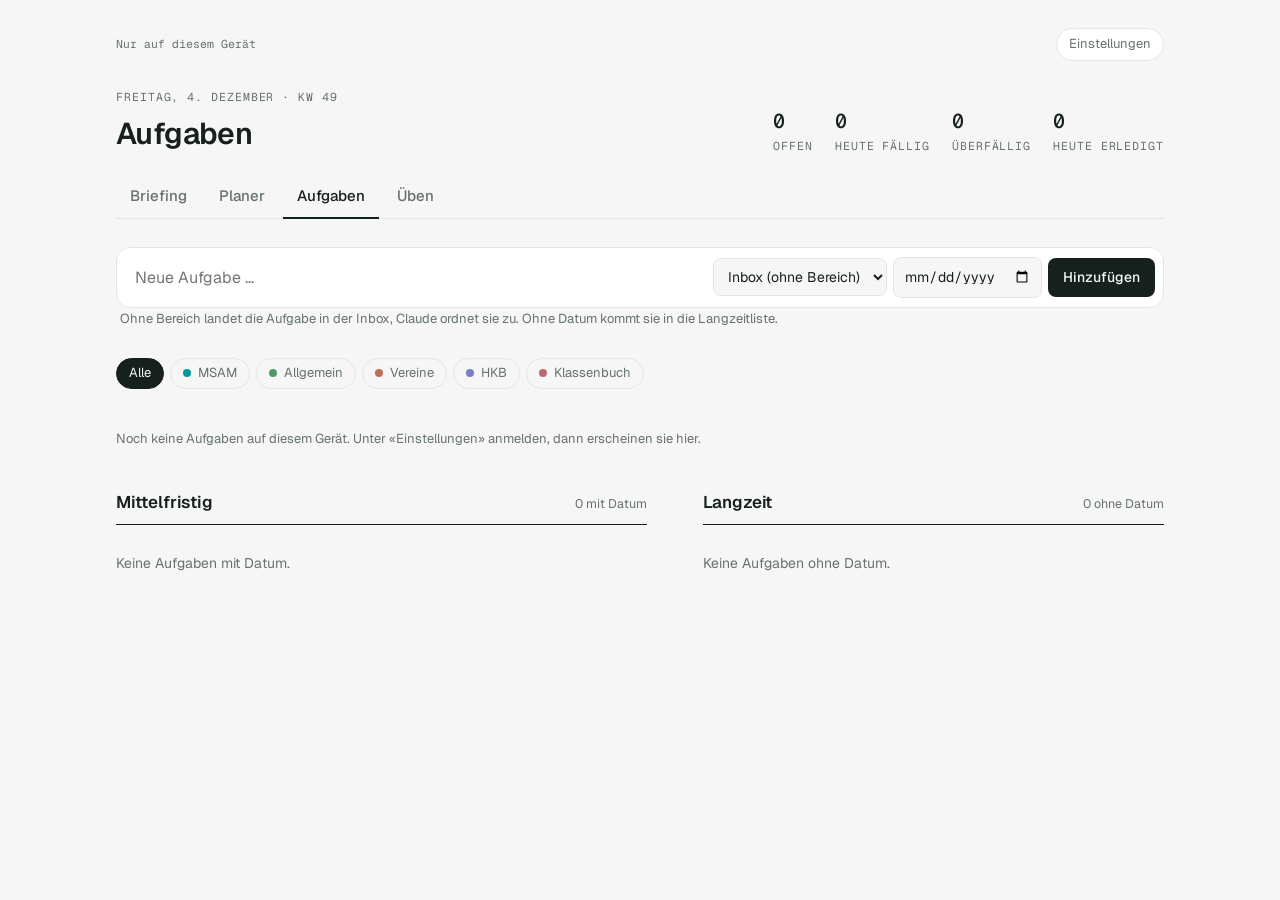
<file: index.html>
<!doctype html>
<html lang="de-CH">
<head>
<meta charset="utf-8">
<meta name="viewport" content="width=device-width,initial-scale=1,viewport-fit=cover">
<title>Zentrale</title>
<meta name="theme-color" content="#f5f6f5" media="(prefers-color-scheme: light)">
<meta name="theme-color" content="#101513" media="(prefers-color-scheme: dark)">
<meta name="apple-mobile-web-app-capable" content="yes">
<meta name="mobile-web-app-capable" content="yes">
<meta name="apple-mobile-web-app-title" content="Zentrale">
<meta name="apple-mobile-web-app-status-bar-style" content="default">
<link rel="manifest" href="manifest.webmanifest">
<link rel="apple-touch-icon" href="icons/icon-180.png">
<link rel="icon" href="icons/icon-192.png">
<link rel="preconnect" href="https://fonts.googleapis.com">
<link rel="preconnect" href="https://fonts.gstatic.com" crossorigin>
<link rel="stylesheet" href="https://fonts.googleapis.com/css2?family=Geist:wght@400;500;600&family=Geist+Mono:wght@400;500&display=swap">
<link rel="stylesheet" href="app.css">
</head>
<body>
<div class="wrap">
  <div class="topbar">
    <span class="syncline" id="sync">Wird geladen …</span>
    <div class="links">
      <button class="icon-btn" type="button" id="gear" aria-pressed="false" aria-controls="settings">Einstellungen</button>
    </div>
  </div>

  <header>
    <div>
      <div class="label" id="eyebrow">&nbsp;</div>
      <h1 id="title">Aufgaben</h1>
    </div>
    <div class="stats" id="stats" aria-live="polite"></div>
    <div class="stats" id="pstats" aria-live="polite" hidden></div>
  </header>

  <nav class="tabs" aria-label="Ansicht">
    <a class="tab" href="#briefing">Briefing</a>
    <a class="tab" href="#planer">Planer</a>
    <a class="tab" href="#aufgaben">Aufgaben</a>
    <a class="tab" href="#ueben">Üben</a>
  </nav>

  <section class="settings" id="settings" hidden aria-label="Einstellungen"></section>

  <div class="view" id="view-briefing" hidden><iframe class="frame" data-src="planer.html?v=brief" title="Morgenbriefing"></iframe></div>
  <div class="view" id="view-planer" hidden><iframe class="frame" data-src="planer.html?v=plan" title="Timeboxing-Planer"></iframe></div>

  <div class="view" id="view-tasks">
    <section aria-label="Neue Aufgabe">
      <form class="capture" id="capture" autocomplete="off">
        <input type="text" id="new-title" placeholder="Neue Aufgabe …" aria-label="Titel der neuen Aufgabe" enterkeyhint="done" required>
        <select id="new-area" aria-label="Bereich"></select>
        <input type="date" id="new-due" aria-label="Datum (optional)">
        <button class="btn" type="submit">Hinzufügen</button>
      </form>
      <div class="hint" id="hint">Ohne Bereich landet die Aufgabe in der Inbox, Claude ordnet sie zu. Ohne Datum kommt sie in die Langzeitliste.</div>
    </section>

    <nav class="filters" id="filters" aria-label="Nach Bereich filtern"></nav>
    <p class="status" id="status">Wird geladen …</p>

    <section class="inbox" id="inbox" hidden>
      <div class="col-head"><h2>Inbox</h2><span class="sub">Noch ohne Bereich · Claude sortiert beim nächsten Durchlauf</span></div>
      <div class="list" id="inbox-list"></div>
    </section>

    <div class="columns">
      <section aria-labelledby="mid-h">
        <div class="col-head"><h2 id="mid-h">Mittelfristig</h2><span class="sub" id="mid-count">mit Datum</span></div>
        <div id="mid"></div>
      </section>
      <section aria-labelledby="long-h">
        <div class="col-head"><h2 id="long-h">Langzeit</h2><span class="sub" id="long-count">ohne Datum</span></div>
        <div id="long"></div>
      </section>
    </div>

    <section id="done-wrap" hidden>
      <details class="done-today"><summary id="done-sum"></summary><div class="list" id="done-list"></div></details>
    </section>
  </div>

  <div class="view" id="view-ueben" hidden>
    <section class="timer" id="timer" aria-label="Übe-Timer"></section>
    <section class="today-plan" aria-label="Session-Vorschläge">
      <div>
        <div class="plan-head">
          <h2>Session-Vorschläge</h2>
        </div>
        <ol class="plan-list" id="plan"></ol>
        <div class="plan-total" id="plan-total"></div>
      </div>
      <div class="week">
        <div class="label">Diese Woche</div>
        <div class="bars" id="bars"></div>
        <div class="daylog" id="daylog" aria-live="polite"></div>
        <div class="pvereine" id="pvereine"></div>
      </div>
    </section>

    <section aria-label="Neues Stück">
      <form class="capture" id="padd" autocomplete="off">
        <input type="text" id="padd-title" placeholder="Neues Stück …" aria-label="Titel des Stücks" required>
        <select id="padd-area" aria-label="Bereich"></select>
        <input type="date" id="padd-date" aria-label="Bis wann geübt (optional)">
        <button class="btn" type="submit">Hinzufügen</button>
      </form>
      <div class="hint">Datum = bis wann das Stück sitzen muss (Konzert, Prüfung, Probe). Phase, Tempo und Baustellen ergänzt du per Tipp auf den Titel.</div>
    </section>

    <section aria-labelledby="rep-h">
      <div class="list-head">
        <h2 id="rep-h">Repertoire</h2>
        <div class="seg" id="psort" role="group" aria-label="Sortierung">
          <button type="button" data-sort="area">Nach Bereich</button>
          <button type="button" data-sort="date">Nach Termin</button>
        </div>
      </div>
      <div id="plist"></div>
      <details class="archive" id="parch-wrap" hidden><summary id="parch-sum"></summary><div id="parch"></div></details>
    </section>
  </div>
</div>
<input type="file" id="import-file" accept="application/json,.json" hidden>
<script src="sync.js"></script>
<script src="tasks.js"></script>
<script src="app.js"></script>
</body>
</html>
</file>
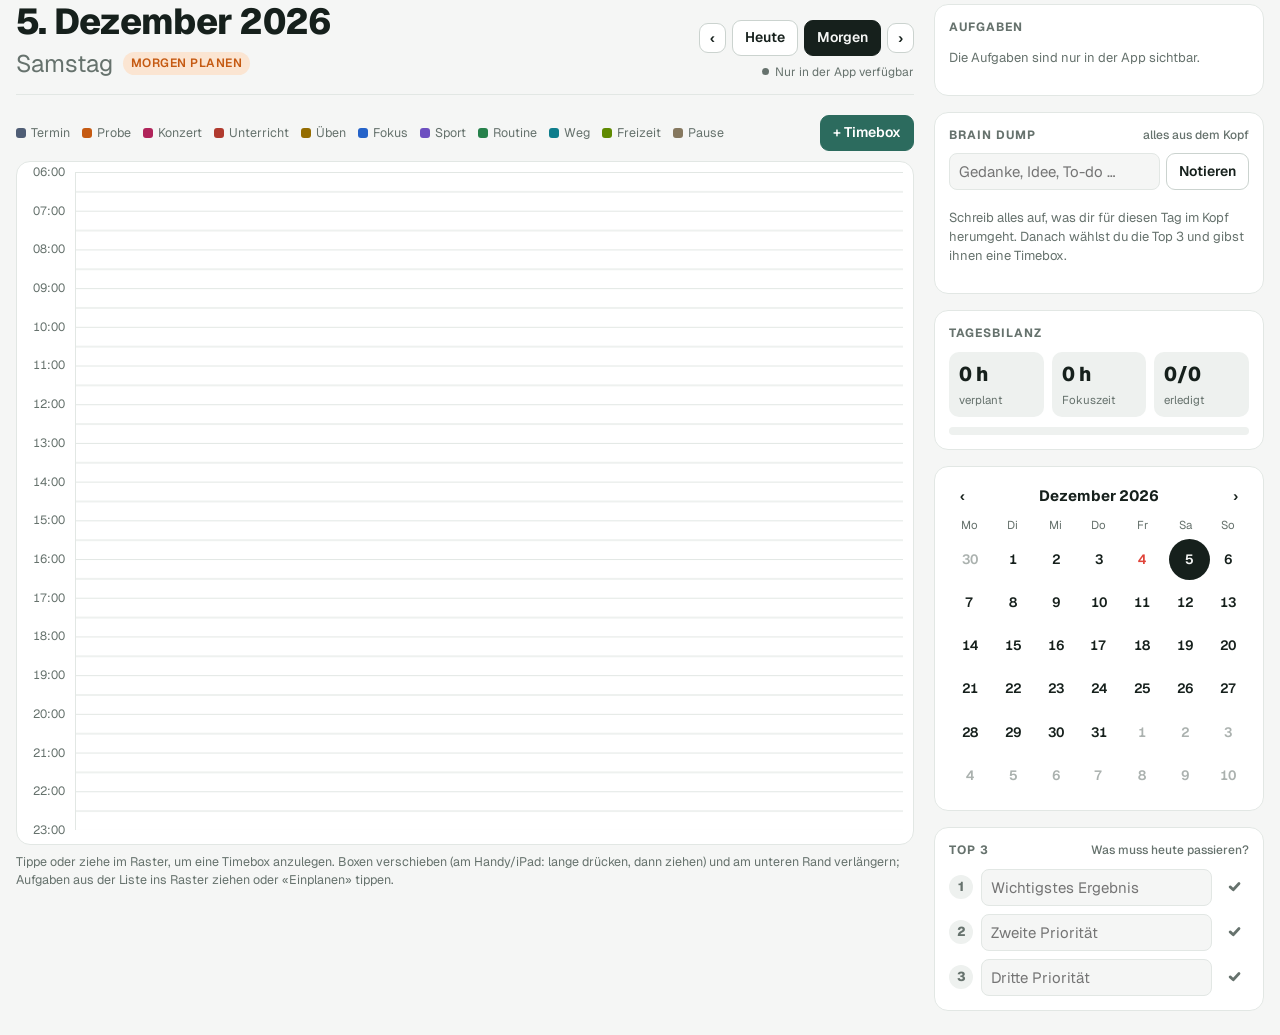
<file: planer.html>
<!doctype html><html lang="de-CH"><head><meta charset=utf8><meta name=viewport content="width=device-width,initial-scale=1,viewport-fit=cover"><style>:root{color-scheme:light;box-sizing:border-box;padding-top:env(safe-area-inset-top,0px);padding-bottom:env(safe-area-inset-bottom,0px)}html{scroll-padding-top:env(safe-area-inset-top,0px)}body{margin:0;padding:0;font:14px -apple-system,BlinkMacSystemFont,sans-serif;background:#fff;color:#000}img{max-width:100%}[hidden]:not([hidden=until-found i]){display:none!important}</style></head><body>
<title>Planer</title>
<meta name="claude:viewport-fit-sides" content="cover">
<link rel="stylesheet" href="https://fonts.googleapis.com/css2?family=Geist:wght@400;500;600;700;800&display=swap">
<style>
/* Layout: Kalender-Spalte (Tagesraster) links, Planungs-Spalte (Prioritäten, Aufgaben, Bilanz) rechts; mobil gestapelt */
:root{
  --bg:#f5f4f2; --panel:#ffffff; --panel-2:#efedea; --line:#e4e1dc; --line-strong:#cdc8c0;
  --fg:#1d1b18; --muted:#776f66; --accent:#d9661c; --accent-fg:#ffffff; --now:#e0443a; --ring:#2f6fd6;
  --k-termin:#c55a12; --k-termin-bg:#fbe5d2;
  --k-fokus:#2563c9;  --k-fokus-bg:#dde8fb;
  --k-admin:#6d4fc0;  --k-admin-bg:#e9e2f8;
  --k-routine:#26814b;--k-routine-bg:#d8efe0;
  --k-pause:#86785f;  --k-pause-bg:#eee7da;
  --k-weg:#0e7d8c;    --k-weg-bg:#d4edf0;
  --k-konzert:#b0245a;--k-konzert-bg:#f7dbe6;
  --k-ueben:#946c00;  --k-ueben-bg:#f6ebc6;
  --k-unterricht:#b03a2e;--k-unterricht-bg:#f8dcd8;
  --k-freizeit:#5f8a00;--k-freizeit-bg:#e6f2c8;
  --k-kalender:#4f5d75;--k-kalender-bg:#e3e7ee;
  --p1:#d1453b; --p2:#e08a1e; --p3:#3a78d6;
  --shadow:0 10px 40px rgba(30,20,10,.18);
  --f-ui:-apple-system,"SF Pro Text",BlinkMacSystemFont,"Figtree","Segoe UI",system-ui,sans-serif;
  --f-display:"Figtree",-apple-system,"SF Pro Display",system-ui,sans-serif;
}
@media (prefers-color-scheme: dark){:root:not([data-theme="light"]){
  --bg:#1b1918; --panel:#232120; --panel-2:#2c2927; --line:#34302e; --line-strong:#4a4441;
  --fg:#f3efea; --muted:#9d958c; --accent:#f08a3e; --accent-fg:#1b1918; --now:#ff5a4c; --ring:#7fb0ff;
  --k-termin:#f59e52; --k-termin-bg:#47301d;
  --k-fokus:#86b4ff;  --k-fokus-bg:#1f2e4a;
  --k-admin:#b9a2f7;  --k-admin-bg:#33294d;
  --k-routine:#74d39b;--k-routine-bg:#1c3727;
  --k-pause:#d2c4aa;  --k-pause-bg:#38322a;
  --k-weg:#5ccfdb;    --k-weg-bg:#163a3e;
  --k-konzert:#ff8db4;--k-konzert-bg:#4a1f31;
  --k-ueben:#f2c94c;  --k-ueben-bg:#3d3216;
  --k-unterricht:#ff8a7a;--k-unterricht-bg:#4a221d;
  --k-freizeit:#b8e05a;--k-freizeit-bg:#2f3a16;
  --k-kalender:#aebbd3;--k-kalender-bg:#2a3140;
  --p1:#ff6b60; --p2:#f5a742; --p3:#7fb0ff;
  --shadow:0 10px 40px rgba(0,0,0,.5);
  color-scheme:dark;
}}
:root[data-theme="dark"]{
  --bg:#1b1918; --panel:#232120; --panel-2:#2c2927; --line:#34302e; --line-strong:#4a4441;
  --fg:#f3efea; --muted:#9d958c; --accent:#f08a3e; --accent-fg:#1b1918; --now:#ff5a4c; --ring:#7fb0ff;
  --k-termin:#f59e52; --k-termin-bg:#47301d;
  --k-fokus:#86b4ff;  --k-fokus-bg:#1f2e4a;
  --k-admin:#b9a2f7;  --k-admin-bg:#33294d;
  --k-routine:#74d39b;--k-routine-bg:#1c3727;
  --k-pause:#d2c4aa;  --k-pause-bg:#38322a;
  --k-weg:#5ccfdb;    --k-weg-bg:#163a3e;
  --k-konzert:#ff8db4;--k-konzert-bg:#4a1f31;
  --k-ueben:#f2c94c;  --k-ueben-bg:#3d3216;
  --k-unterricht:#ff8a7a;--k-unterricht-bg:#4a221d;
  --k-freizeit:#b8e05a;--k-freizeit-bg:#2f3a16;
  --k-kalender:#aebbd3;--k-kalender-bg:#2a3140;
  --p1:#ff6b60; --p2:#f5a742; --p3:#7fb0ff;
  --shadow:0 10px 40px rgba(0,0,0,.5);
  color-scheme:dark;
}
*{box-sizing:border-box}
html,body{background:var(--bg);color:var(--fg)}
body{font-family:var(--f-ui);font-size:15px;line-height:1.4;
  padding-left:max(16px,env(safe-area-inset-left,0px));padding-right:max(16px,env(safe-area-inset-right,0px));padding-block:16px 40px}
button,input,textarea,select{font:inherit;color:inherit}
button{cursor:pointer}
:focus-visible{outline:2px solid var(--ring);outline-offset:2px}
.tnum{font-variant-numeric:tabular-nums}

.app{max-width:1320px;margin:0 auto;display:grid;gap:20px;
  grid-template-columns:minmax(0,1fr);grid-template-areas:"head" "prio" "plan" "side"}
@media (min-width:900px){
  .app{grid-template-columns:minmax(0,1fr) 330px;grid-template-areas:"head side" "plan side";grid-template-rows:auto 1fr;align-items:start}
  .prio-slot-mobile{display:none}
}

.head{grid-area:head;display:flex;flex-wrap:wrap;align-items:flex-end;justify-content:space-between;gap:12px 20px;padding-bottom:14px;border-bottom:1px solid var(--line)}
.date-big{font-family:var(--f-display);font-weight:800;font-size:clamp(30px,5vw,46px);letter-spacing:-.02em;line-height:1.02;margin:0;text-wrap:balance}
.weekday{font-size:clamp(18px,2.4vw,24px);color:var(--muted);margin-top:6px;display:flex;align-items:center;gap:10px;flex-wrap:wrap}
.chip{font-size:12px;font-weight:600;letter-spacing:.04em;text-transform:uppercase;padding:3px 8px;border-radius:999px;background:var(--panel-2);color:var(--muted)}
.chip.tomorrow{background:var(--k-termin-bg);color:var(--k-termin)}
.nav{display:flex;gap:6px;align-items:center;flex-wrap:wrap}
.btn{border:1px solid var(--line-strong);background:var(--panel);border-radius:9px;padding:7px 12px;font-weight:600;font-size:14px}
.btn:hover{background:var(--panel-2)}
.btn.icon{padding:7px 10px;line-height:1}
.btn.primary{background:var(--accent);border-color:var(--accent);color:var(--accent-fg)}
.btn.primary:hover{filter:brightness(1.06);background:var(--accent)}
.btn.ghost{border-color:transparent;background:transparent}
.btn.ghost:hover{background:var(--panel-2)}
.btn.danger{color:var(--now)}
.btn.active{background:var(--fg);color:var(--bg);border-color:var(--fg)}
.sync{font-size:12px;color:var(--muted);display:flex;align-items:center;gap:6px;width:100%;justify-content:flex-end}
.sync i{width:7px;height:7px;border-radius:50%;background:var(--k-routine);display:inline-block}
.sync.saving i{background:var(--k-termin)} .sync.local i{background:var(--muted)}

/* Tagesraster */
.plan{grid-area:plan;min-width:0}
.plan-bar{display:flex;justify-content:space-between;align-items:center;gap:10px;flex-wrap:wrap;margin-bottom:10px}
.legend{display:flex;gap:12px;flex-wrap:wrap;font-size:12.5px;color:var(--muted)}
.legend span{display:inline-flex;align-items:center;gap:5px}
.legend b{width:10px;height:10px;border-radius:3px;display:inline-block}
.tl-scroll{background:var(--panel);border:1px solid var(--line);border-radius:14px;position:relative}
@media (min-width:900px){.tl-scroll{height:calc(100dvh - 210px);min-height:440px;overflow-y:auto;overscroll-behavior:contain}}
.tl{display:grid;grid-template-columns:58px minmax(0,1fr);position:relative;padding:10px 10px 14px 0}
.hours{position:relative}
.hours div{position:absolute;right:10px;font-size:12px;color:var(--muted);transform:translateY(-50%)}
.area{position:relative;border-left:1px solid var(--line);
  background-image:linear-gradient(to bottom,var(--line) 1px,transparent 1px),linear-gradient(to bottom,transparent 0,transparent 50%,var(--panel-2) 50%,var(--panel-2) calc(50% + 1px),transparent calc(50% + 1px));
  background-size:100% var(--hour),100% var(--hour);cursor:cell;touch-action:pan-y}
.area.drop{outline:2px dashed var(--accent);outline-offset:-2px}
.box{position:absolute;border-radius:7px;padding:4px 8px 4px 11px;overflow:hidden;cursor:grab;user-select:none;-webkit-user-select:none;-webkit-touch-callout:none;
  background:var(--kbg);color:var(--kc);border:1px solid color-mix(in srgb,var(--kc) 22%,transparent);
  display:flex;flex-direction:column;gap:1px;transition:box-shadow .15s}
.box::before{content:"";position:absolute;left:3px;top:4px;bottom:4px;width:3px;border-radius:2px;background:var(--kc)}
.box:hover{box-shadow:0 2px 10px rgba(0,0,0,.12)}
.box.dragging{cursor:grabbing;box-shadow:var(--shadow);z-index:5;opacity:.95;transform:scale(1.02);outline:2px solid var(--kc)}
.box.k-termin{--kc:var(--k-termin);--kbg:var(--k-termin-bg)}
.box.k-fokus{--kc:var(--k-fokus);--kbg:var(--k-fokus-bg)}
.box.k-admin{--kc:var(--k-admin);--kbg:var(--k-admin-bg)}
.box.k-routine{--kc:var(--k-routine);--kbg:var(--k-routine-bg)}
.box.k-konzert{--kc:var(--k-konzert);--kbg:var(--k-konzert-bg)}
.box.k-ueben{--kc:var(--k-ueben);--kbg:var(--k-ueben-bg)}
.box.k-unterricht{--kc:var(--k-unterricht);--kbg:var(--k-unterricht-bg)}
.box.k-kalender{--kc:var(--k-kalender);--kbg:var(--k-kalender-bg)}
.box.k-freizeit{--kc:var(--k-freizeit);--kbg:var(--k-freizeit-bg)}
.box.k-weg{--kc:var(--k-weg);--kbg:var(--k-weg-bg)}
.box.k-pause{--kc:var(--k-pause);--kbg:var(--k-pause-bg);background-image:repeating-linear-gradient(135deg,transparent 0 6px,color-mix(in srgb,var(--kc) 10%,transparent) 6px 7px)}
.box .row1{display:flex;align-items:flex-start;gap:6px;min-width:0}
.box .t{font-weight:700;font-size:14px;line-height:1.25;min-width:0;overflow:hidden;text-overflow:ellipsis;flex:1}
.box .tm{font-size:12.5px;opacity:.85;white-space:nowrap}
.box.short{flex-direction:row;align-items:center;gap:8px;padding-block:0}
.box.short .row1{flex:1;align-items:center}
.box.short .t{white-space:nowrap;font-size:13px}
.box.short .tm{font-size:11.5px}
.box.done .t{text-decoration:line-through;opacity:.65}
.box.done{filter:saturate(.6)}
.chk{flex:none;width:17px;height:17px;border-radius:50%;border:1.6px solid var(--kc);background:transparent;padding:0;display:grid;place-items:center;margin-top:1px}
.box.short .chk{margin-top:0;width:15px;height:15px}
.chk svg{width:10px;height:10px;opacity:0}
.box.done .chk{background:var(--kc)} .box.done .chk svg{opacity:1;color:var(--kbg)}
.rz,.rzt{position:absolute;left:0;right:0;height:9px;cursor:ns-resize;z-index:2}
.rz{bottom:-2px}.rzt{top:-2px}
.rz::after{content:"";position:absolute;left:50%;bottom:3px;width:22px;height:3px;margin-left:-11px;border-radius:2px;background:var(--kc);opacity:0;transition:opacity .15s}
.box:hover .rz::after{opacity:.55}
.box .x{position:absolute;top:3px;right:3px;width:20px;height:20px;border:0;border-radius:6px;background:var(--panel);color:var(--kc);font-size:13px;line-height:20px;padding:0;opacity:0;transition:opacity .15s;z-index:3}
.box:hover .x,.box:focus-within .x{opacity:.9}
.box .x:hover{opacity:1;background:var(--now);color:#fff}
.box.short .x{top:50%;margin-top:-10px}
@media (hover:none){.box .x{display:none}}
.sel{position:absolute;left:4px;right:4px;border-radius:7px;background:color-mix(in srgb,var(--accent) 18%,transparent);border:1.5px dashed var(--accent);pointer-events:none;font-size:12px;font-weight:700;color:var(--accent);padding:3px 8px}
.now{position:absolute;left:-5px;right:0;height:0;border-top:2px solid var(--now);pointer-events:none;z-index:4}
.now::before{content:"";position:absolute;left:-5px;top:-6px;width:10px;height:10px;border-radius:50%;background:var(--now)}
.now-lbl{position:absolute;right:6px;transform:translateY(-50%);font-size:11.5px;font-weight:700;color:#fff;background:var(--now);border-radius:6px;padding:1px 6px;z-index:4}
.allday{display:flex;flex-wrap:wrap;gap:6px;align-items:center;margin-bottom:10px;font-size:13px}
.allday b{font-size:11.5px;letter-spacing:.06em;text-transform:uppercase;color:var(--muted);font-weight:700;margin-right:2px}
.allday span{background:var(--k-kalender-bg);color:var(--k-kalender);border-radius:6px;padding:3px 8px;font-weight:600}
.box .tt{font-size:10px;font-weight:800;letter-spacing:.05em;opacity:.7;flex:none;margin-top:2px}
.box.short .tt{margin-top:0}
.hint{font-size:12.5px;color:var(--muted);margin-top:8px}

/* Seitenspalte */
.side{grid-area:side;display:flex;flex-direction:column;gap:16px;min-width:0}
@media (min-width:900px){.side{position:sticky;top:env(safe-area-inset-top,0px)}}
.card{background:var(--panel);border:1px solid var(--line);border-radius:14px;padding:14px}
.card h2{font-size:12px;letter-spacing:.08em;text-transform:uppercase;color:var(--muted);margin:0 0 10px;font-weight:700;display:flex;justify-content:space-between;align-items:center;gap:8px}
.card h2 small{letter-spacing:0;text-transform:none;font-weight:500;font-size:12px}
.mini{display:grid;grid-template-columns:repeat(7,1fr);gap:2px;text-align:center}
.mini .wd{font-size:11.5px;color:var(--muted);padding-bottom:4px}
.mini button{border:0;background:transparent;border-radius:50%;aspect-ratio:1;max-width:100%;font-size:13.5px;font-weight:600;position:relative;padding:0}
.mini button:hover{background:var(--panel-2)}
.mini button.out{color:var(--muted);opacity:.55}
.mini button.today{color:var(--now)}
.mini button.sel{background:var(--fg);color:var(--bg)}
.mini button.has::after{content:"";position:absolute;left:50%;bottom:3px;width:4px;height:4px;margin-left:-2px;border-radius:50%;background:var(--accent)}
.mini button.sel.has::after{background:var(--bg)}
.mini-head{display:flex;justify-content:space-between;align-items:center;margin-bottom:6px;font-weight:700}

.prio-list{display:flex;flex-direction:column;gap:8px}
.prio{display:flex;align-items:center;gap:8px}
.prio .n{flex:none;width:24px;height:24px;border-radius:50%;display:grid;place-items:center;font-weight:800;font-size:13px;background:var(--panel-2);color:var(--muted)}
.prio.filled .n{background:var(--accent);color:var(--accent-fg)}
.prio.done .n{background:var(--k-routine);color:var(--panel)}
.prio input[type=text]{flex:1;min-width:0;border:1px solid var(--line);background:var(--bg);border-radius:8px;padding:7px 9px}
.prio.done input[type=text]{text-decoration:line-through;color:var(--muted)}
.mini-act{border:0;background:transparent;color:var(--muted);border-radius:7px;padding:5px 7px;font-size:12.5px;font-weight:600;white-space:nowrap}
.mini-act:hover{background:var(--panel-2);color:var(--fg)}
.mini-act svg{width:15px;height:15px;vertical-align:-3px}

.tasks{display:flex;flex-direction:column;gap:2px;max-height:330px;overflow-y:auto;margin:0 -6px;padding:0 6px}
.tbox{max-height:min(520px,60vh);overflow-y:auto;margin:0 -6px;padding:0 6px}
.tsearch{display:flex;gap:6px;margin-bottom:8px}
.tsearch input{flex:1;min-width:0;border:1px solid var(--line);background:var(--bg);border-radius:8px;padding:7px 9px}
.tgrp{border-top:1px solid var(--line)}
.tgrp:first-child{border-top:0}
.tgrp summary{list-style:none;cursor:pointer;display:flex;justify-content:space-between;align-items:center;gap:8px;padding:8px 2px;font-weight:700;font-size:13.5px;position:sticky;top:0;background:var(--panel);z-index:1}
.tgrp summary::-webkit-details-marker{display:none}
.tgrp summary::before{content:"›";display:inline-block;width:10px;color:var(--muted);transition:transform .15s}
.tgrp[open] summary::before{transform:rotate(90deg)}
.tgrp summary b{flex:1;font-weight:700}
.tgrp summary small{color:var(--muted);font-weight:600;font-size:12px}
.tgrp.due summary b{color:var(--now)}
.tgrp .task{padding-left:14px}
.task .meta .sec{color:var(--muted)}
.task{display:flex;align-items:center;gap:8px;padding:7px 4px;border-bottom:1px solid var(--line);min-width:0}
.task:last-child{border-bottom:0}
.task[draggable=true]{cursor:grab}
.task .flag{flex:none;width:8px;height:8px;border-radius:50%;background:var(--line-strong)}
.task .flag.p1{background:var(--p1)}.task .flag.p2{background:var(--p2)}.task .flag.p3{background:var(--p3)}
.task .tx{flex:1;min-width:0}
.task .tx div{overflow:hidden;text-overflow:ellipsis;white-space:nowrap;font-size:14px}
.task .meta{font-size:11.5px;color:var(--muted)}
.task .meta .od{color:var(--now);font-weight:600}
.task.planned .tx div{color:var(--muted)}
.ok-tag{font-size:11.5px;font-weight:700;color:var(--k-routine);white-space:nowrap}
.note{font-size:13px;color:var(--muted);line-height:1.45}
.note.err{color:var(--fg)}
.note .btn{margin-top:8px}
.dump-add{display:flex;gap:6px;margin-bottom:6px}
.dump-add input{flex:1;min-width:0;border:1px solid var(--line);background:var(--bg);border-radius:8px;padding:7px 9px}

.stats{display:grid;grid-template-columns:repeat(3,1fr);gap:8px}
.stat{background:var(--panel-2);border-radius:10px;padding:8px 10px}
.stat b{display:block;font-size:20px;font-weight:800;font-family:var(--f-display)}
.stat span{font-size:11.5px;color:var(--muted)}
.bar{display:flex;height:8px;border-radius:4px;overflow:hidden;background:var(--panel-2);margin-top:10px}
.bar i{display:block;height:100%}

/* Editor */
.ov{position:fixed;inset:0;background:rgba(10,8,6,.42);display:grid;place-items:center;z-index:50;
  padding:max(16px,env(safe-area-inset-top,0px)) max(16px,env(safe-area-inset-right,0px)) max(16px,env(safe-area-inset-bottom,0px)) max(16px,env(safe-area-inset-left,0px))}
.sheet{background:var(--panel);border:1px solid var(--line);border-radius:16px;box-shadow:var(--shadow);width:100%;max-width:440px;padding:18px;display:flex;flex-direction:column;gap:12px;max-height:100%;overflow-y:auto}
.sheet h3{margin:0;font-family:var(--f-display);font-size:19px}
.sheet label{font-size:12px;font-weight:700;letter-spacing:.06em;text-transform:uppercase;color:var(--muted);display:block;margin-bottom:4px}
.sheet input[type=text],.sheet input[type=time],.sheet textarea{width:100%;border:1px solid var(--line-strong);background:var(--bg);border-radius:9px;padding:9px 10px}
.sheet textarea{min-height:64px;resize:vertical}
.two{display:grid;grid-template-columns:1fr 1fr;gap:10px}
.kinds{display:flex;flex-wrap:wrap;gap:6px}
.kinds button{border:1.5px solid var(--line-strong);background:var(--bg);border-radius:999px;padding:5px 11px;font-size:13px;font-weight:600;display:inline-flex;align-items:center;gap:6px}
.kinds button b{width:9px;height:9px;border-radius:50%}
.kinds button[aria-pressed=true]{border-color:var(--fg);background:var(--panel-2)}
.sheet .acts{display:flex;justify-content:space-between;gap:8px;flex-wrap:wrap;margin-top:4px}
.sheet .acts div{display:flex;gap:8px}
.dur{font-size:12.5px;color:var(--muted)}
.check-row{display:flex;align-items:center;gap:8px;font-size:14px}
.toast .undo{margin-left:12px;background:transparent;border:0;color:var(--accent);font-weight:800;padding:0}
.quick{display:flex;flex-wrap:wrap;gap:6px;align-items:center}
.quick span{font-size:12px;color:var(--muted);min-width:64px}
.quick button{border:1px solid var(--line-strong);background:var(--bg);border-radius:7px;padding:4px 9px;font-size:13px;font-weight:600}
.quick button:hover{background:var(--panel-2)}
.toast{position:fixed;left:50%;transform:translateX(-50%);bottom:calc(20px + env(safe-area-inset-bottom,0px));background:var(--fg);color:var(--bg);padding:9px 14px;border-radius:10px;font-size:14px;font-weight:600;z-index:60;box-shadow:var(--shadow);max-width:calc(100% - 32px)}
@media (prefers-reduced-motion:reduce){*{transition:none!important}}

/* Morgenbriefing (über dem Raster) */
.brief{background:var(--panel);border:1px solid var(--line);border-radius:14px;margin-bottom:16px;overflow:hidden}
.brief-head{display:flex;align-items:flex-start;gap:12px;padding:16px 16px 12px;cursor:pointer}
.brief-head .lbl{font-size:12px;letter-spacing:.08em;text-transform:uppercase;color:var(--accent);font-weight:800;margin-bottom:4px}
.brief-head h2{font-family:var(--f-display);font-size:clamp(19px,2.4vw,24px);font-weight:800;letter-spacing:-.01em;line-height:1.2;margin:0;text-wrap:balance}
.brief-head p{margin:6px 0 0;color:var(--muted);font-size:14px;line-height:1.45}
.brief-tog{flex:none;border:0;background:var(--panel-2);border-radius:8px;width:30px;height:30px;font-size:15px;color:var(--muted);transition:transform .15s}
.brief.closed .brief-tog{transform:rotate(-90deg)}
.brief.closed .brief-body{display:none}
.brief-body{padding:0 16px 16px;display:flex;flex-direction:column;gap:16px}
.parts{display:grid;grid-template-columns:repeat(3,minmax(0,1fr));gap:10px}
.part{background:var(--panel-2);border-radius:10px;padding:10px 12px}
.part b{display:block;font-size:13px;margin-bottom:3px}
.part span{font-size:13px;color:var(--muted);line-height:1.4}
@media (max-width:640px){.parts{grid-template-columns:1fr}}
.brief h3{font-size:12px;letter-spacing:.08em;text-transform:uppercase;color:var(--muted);margin:0 0 6px;font-weight:700;display:flex;justify-content:space-between;align-items:center;gap:8px}
.brief h3 small{letter-spacing:0;text-transform:none;font-weight:500}
.bitem{display:flex;align-items:flex-start;gap:10px;padding:9px 0;border-top:1px solid var(--line)}
.bitem:first-of-type{border-top:0}
.bitem .src{flex:none;font-size:10.5px;font-weight:800;letter-spacing:.05em;border-radius:5px;padding:2px 6px;margin-top:2px;background:var(--k-admin-bg);color:var(--k-admin)}
.bitem .src.td{background:var(--k-termin-bg);color:var(--k-termin)}
.bitem .tx{flex:1;min-width:0}
.bitem .tx b{display:block;font-size:14.5px;font-weight:600}
.bitem .tx span{display:block;font-size:13px;color:var(--muted);line-height:1.4;margin-top:2px}
.bitem .tx span .due{display:inline;margin:0}
.bitem .tx a{color:var(--muted);text-decoration:underline;text-decoration-color:var(--line-strong);text-underline-offset:2px}
.bitem .due{color:var(--now);font-weight:600}
.bitem.planned .tx b{color:var(--muted)}
.bitem .acts2{display:flex;gap:2px;flex:none;align-items:center}
.brief-cta{display:flex;flex-wrap:wrap;gap:8px;align-items:center;background:var(--k-fokus-bg);border-radius:12px;padding:12px 14px}
.brief-cta p{flex:1;min-width:200px;margin:0;font-size:13.5px;color:var(--fg);line-height:1.45}
.pills{display:flex;flex-wrap:wrap;gap:6px}
.pills span{font-size:12.5px;background:var(--panel-2);border-radius:6px;padding:3px 8px;color:var(--muted)}
.pills span b{color:var(--fg);font-weight:600}
.brief-meta{font-size:12px;color:var(--muted)}
/* App «Zentrale»: gleiche Grundfarben und Schrift wie die übrigen Reiter */
:root{--bg:#f5f6f5;--panel:#fff;--panel-2:#eef1ef;--line:#e2e7e4;--line-strong:#cbd3cf;--fg:#16201c;--muted:#66726d;--accent:#2c6b5e;--accent-fg:#fff;
  --f-ui:"Geist",ui-sans-serif,system-ui,-apple-system,sans-serif;--f-display:"Geist",ui-sans-serif,system-ui,-apple-system,sans-serif}
@media (prefers-color-scheme: dark){:root:not([data-theme="light"]){--bg:#101513;--panel:#161c1a;--panel-2:#1d2522;--line:#24302c;--line-strong:#34413c;--fg:#e5ebe8;--muted:#8d9894;--accent:#7cc0ae;--accent-fg:#101513}}
body{padding-block:4px 24px}
.date-big{font-size:clamp(24px,4vw,36px)}
body.v-brief .plan-bar,body.v-brief #allday,body.v-brief .tl-scroll,body.v-brief #hint,body.v-brief .side,body.v-brief .prio-slot-mobile{display:none!important}
body.v-brief .app{grid-template-columns:minmax(0,1fr);grid-template-areas:"head" "plan";max-width:860px}
body.v-plan #brief{display:none}
.req{display:flex;flex-wrap:wrap;gap:10px;align-items:center;justify-content:space-between;background:var(--panel);border:1px solid var(--line);border-radius:14px;padding:12px 14px;margin-bottom:14px}
.req span{flex:1;min-width:200px;font-size:13.5px;color:var(--muted);line-height:1.45}
.req span b{color:var(--fg);font-weight:600}
body.embedded{padding-left:0;padding-right:0}
@media (max-width:640px){
  body.embedded .brief{border-radius:12px}
  .brief-head{padding:14px 14px 10px}
  .brief-body{padding:0 14px 14px}
  .bitem{flex-wrap:wrap;gap:6px 10px}
  .bitem .tx{flex:1 1 calc(100% - 60px)}
  .bitem .acts2{flex-basis:100%;padding-left:52px}
  .bitem .acts2 .mini-act{padding:4px 0;color:var(--accent)}
}
</style>

<div class="app">
  <header class="head">
    <div>
      <h1 class="date-big tnum" id="dateBig"></h1>
      <div class="weekday"><span id="weekday"></span><span class="chip" id="dayChip" hidden></span></div>
    </div>
    <div style="display:flex;flex-direction:column;gap:8px;align-items:flex-end">
      <div class="nav">
        <button class="btn icon" id="prevDay" aria-label="Vorheriger Tag">‹</button>
        <button class="btn" id="goToday">Heute</button>
        <button class="btn" id="goTomorrow">Morgen</button>
        <button class="btn icon" id="nextDay" aria-label="Nächster Tag">›</button>
      </div>
      <div class="sync local" id="sync"><i></i><span>Lokal gespeichert</span></div>
    </div>
  </header>

  <div class="prio-slot-mobile" style="grid-area:prio"></div>

  <section class="plan">
    <div id="brief"></div>
    <div class="plan-bar">
      <div class="legend" id="legend"></div>
      <div style="display:flex;gap:6px">
        <button class="btn ghost" id="copyRoutines" hidden>Routinen vom Vortag</button>
        <button class="btn primary" id="newBox">+ Timebox</button>
      </div>
    </div>
    <div class="allday" id="allday" hidden></div>
    <div class="tl-scroll" id="tlScroll">
      <div class="tl">
        <div class="hours" id="hours"></div>
        <div class="area" id="area"></div>
      </div>
    </div>
    <p class="hint" id="hint">Tippe oder ziehe im Raster, um eine Timebox anzulegen. Boxen verschieben (am Handy/iPad: lange drücken, dann ziehen) und am unteren Rand verlängern; Aufgaben aus der Liste ins Raster ziehen oder «Einplanen» tippen.</p>
  </section>

  <aside class="side">
    <div class="card">
      <h2>Aufgaben <small id="taskInfo"></small></h2>
      <div id="taskBody"><p class="note">Aufgaben werden geladen …</p></div>
    </div>
    <div class="card">
      <h2>Brain Dump <small>alles aus dem Kopf</small></h2>
      <form class="dump-add" id="dumpForm"><input type="text" id="dumpNew" placeholder="Gedanke, Idee, To-do …" autocomplete="off"><button class="btn" type="submit">Notieren</button></form>
      <div class="tasks" id="dumpList"></div>
    </div>
    <div class="card">
      <h2>Tagesbilanz</h2>
      <div class="stats" id="stats"></div>
      <div class="bar" id="statBar"></div>
    </div>
    <div class="card">
      <div class="mini-head"><button class="btn ghost icon" id="mPrev" aria-label="Vorheriger Monat">‹</button><span id="mTitle"></span><button class="btn ghost icon" id="mNext" aria-label="Nächster Monat">›</button></div>
      <div class="mini" id="mini"></div>
    </div>
    <div class="prio-slot-desk"></div>
    <div class="card" id="prioCard">
      <h2>Top 3 <small>Was muss heute passieren?</small></h2>
      <div class="prio-list" id="prioList"></div>
    </div>
  </aside>
</div>

<div class="ov" id="ov" hidden>
  <form class="sheet" id="sheet" role="dialog" aria-modal="true" aria-labelledby="edHead">
    <h3 id="edHead">Timebox</h3>
    <div><label for="edTitle">Titel</label><input type="text" id="edTitle" autocomplete="off" placeholder="z. B. Probe Ale8tung vorbereiten"></div>
    <div class="two">
      <div><label for="edStart">Beginn</label><input type="time" id="edStart" step="300"></div>
      <div><label for="edEnd">Ende</label><input type="time" id="edEnd" step="300"></div>
    </div>
    <div class="dur tnum" id="edDur"></div>
    <div class="quick" id="edMove"><span>Verschieben</span><button type="button" data-mv="-60">−1 h</button><button type="button" data-mv="-15">−15</button><button type="button" data-mv="15">+15</button><button type="button" data-mv="60">+1 h</button></div>
    <div class="quick" id="edLen"><span>Dauer</span><button type="button" data-len="15">15′</button><button type="button" data-len="30">30′</button><button type="button" data-len="45">45′</button><button type="button" data-len="60">1 h</button><button type="button" data-len="90">1½ h</button><button type="button" data-len="120">2 h</button></div>
    <div><label>Art</label><div class="kinds" id="edKinds"></div></div>
    <div><label for="edNote">Notiz</label><textarea id="edNote" placeholder="Was genau ist das Ergebnis dieser Box?"></textarea></div>
    <label class="check-row" style="text-transform:none;letter-spacing:0;font-weight:500;color:var(--fg);font-size:14px"><input type="checkbox" id="edDone"> Erledigt</label>
    <div id="edTodo" hidden></div>
    <div class="acts">
      <div><button type="button" class="btn danger ghost" id="edDel">Löschen</button><button type="button" class="btn ghost" id="edDup">Duplizieren</button></div>
      <div><button type="button" class="btn" id="edCancel">Abbrechen</button><button type="submit" class="btn primary" id="edSave">Speichern</button></div>
    </div>
  </form>
</div>
<div class="toast" id="toast" hidden></div>

<script>
(() => {
const VIEW = new URLSearchParams(location.search).get('v') === 'brief' ? 'brief' : 'plan';
document.body.classList.add('v-' + VIEW);
if (window.parent !== window) document.body.classList.add('embedded');
const P = window.parent !== window ? window.parent : null;
const ST = P && P.Store ? P.Store : null;
const notify = () => { try { P && P.dispatchEvent(new CustomEvent('store:change', {detail: {from: VIEW}})); } catch(_) {} };
const KINDS = [
  {id:'kalender', label:'Termin'},
  {id:'termin', label:'Probe'},
  {id:'konzert', label:'Konzert'},
  {id:'unterricht', label:'Unterricht'},
  {id:'ueben', label:'Üben'},
  {id:'fokus', label:'Fokus'},
  {id:'admin', label:'Sport'},
  {id:'routine', label:'Routine'},
  {id:'weg', label:'Weg'},
  {id:'freizeit', label:'Freizeit'},
  {id:'pause', label:'Pause'}
];
const DAY_START = 6*60, DAY_END = 23*60, SNAP = 15;
let PPM = 1.2; // Pixel pro Minute – wird an die verfügbare Höhe angepasst, damit der ganze Tag sichtbar ist
const WD = ['Sonntag','Montag','Dienstag','Mittwoch','Donnerstag','Freitag','Samstag'];
const MON = ['Januar','Februar','März','April','Mai','Juni','Juli','August','September','Oktober','November','Dezember'];
const CHECK = '<svg viewBox="0 0 12 12" fill="none" stroke="currentColor" stroke-width="2.2" stroke-linecap="round" stroke-linejoin="round"><path d="M2.5 6.3 5 8.6 9.6 3.6"/></svg>';
const $ = id => document.getElementById(id);
const esc = s => String(s ?? '').replace(/[&<>"']/g, c => ({'&':'&amp;','<':'&lt;','>':'&gt;','"':'&quot;',"'":'&#39;'}[c]));
const pad = n => String(n).padStart(2,'0');
const keyOf = d => `${d.getFullYear()}-${pad(d.getMonth()+1)}-${pad(d.getDate())}`;
const dateOf = k => { const [y,m,d] = k.split('-').map(Number); return new Date(y, m-1, d); };
const addDays = (k, n) => { const d = dateOf(k); d.setDate(d.getDate()+n); return keyOf(d); };
const todayKey = () => keyOf(new Date());
const hm = m => `${pad(Math.floor(m/60))}:${pad(m%60)}`;
const toMin = s => { if (!s) return null; const [h,m] = s.split(':').map(Number); return h*60+m; };
const nowMin = () => { const d = new Date(); return d.getHours()*60 + d.getMinutes(); };
const snap = m => Math.round(m/SNAP)*SNAP;
const clamp = (v,a,b) => Math.max(a, Math.min(b, v));
const uid = () => Math.random().toString(36).slice(2,10);
const durTxt = m => m < 60 ? `${m} min` : (m%60 ? `${Math.floor(m/60)} h ${m%60} min` : `${m/60} h`);
const emptyDay = () => ({boxes:[], prio:[{t:'',d:false},{t:'',d:false},{t:'',d:false}], dump:[]});
const clone = o => JSON.parse(JSON.stringify(o));
function durMin(v){
  if (typeof v === 'number') return v > 0 && v < 600 ? Math.round(v) : null;
  const x = String(v || '').toLowerCase().split(/[–-]/)[0];
  const h = x.match(/(\d+(?:[.,]\d+)?)\s*h/), m = x.match(/(\d+)\s*(?:m|min)/), n = x.match(/^\s*(\d+)\s*$/);
  let t = (h ? parseFloat(h[1].replace(',', '.')) * 60 : 0) + (m ? +m[1] : 0) + (!h && !m && n ? +n[1] : 0);
  if (h && !m) { const rest = x.split('h')[1]; const r = rest && rest.match(/(\d+)/); if (r) t += +r[1]; }
  return t > 0 && t < 600 ? Math.round(t / 5) * 5 : null;
}

// ---------- State ----------
const S = {
  key: null, view: null, days: {},
  db: null, uid: null, col: null,
  mcp: undefined, projects: {}, sections: {}, tasks: null, taskErr: null, taskStoredAt: null, unwatch: null,
  editing: null, dragging: false, pendingRender: false, tt: null, briefs: {}
};
const LS_BRIEF = 'tbx-briefs-v1';
try { const c = JSON.parse(localStorage.getItem(LS_BRIEF) || '{}'); if (c && typeof c === 'object') S.briefs = c; } catch(e) {}
const LS = 'tbx-days-v1';
try { const c = JSON.parse(localStorage.getItem(LS) || '{}'); if (c && typeof c === 'object') S.days = c; } catch(e) {}

function initialKey(){
  const h = (location.hash || '').slice(1);
  if (/^\d{4}-\d{2}-\d{2}$/.test(h)) return h;
  if (h === 'morgen') return addDays(todayKey(), 1);
  if (h === 'heute') return todayKey();
  return new Date().getHours() >= 18 ? addDays(todayKey(), 1) : todayKey();
}
S.key = initialKey(); S.view = S.key.slice(0,7);

function day(k = S.key){
  if (!S.days[k]) S.days[k] = emptyDay();
  const d = S.days[k];
  d.boxes ||= []; d.dump ||= []; d.prio ||= emptyDay().prio;
  while (d.prio.length < 3) d.prio.push({t:'',d:false});
  return d;
}
const hasPlan = k => { const d = S.days[k]; return !!d && ((d.boxes||[]).length || (d.prio||[]).some(p => p.t)); };

// ---------- Saving ----------
const timers = {}, chains = {}, dirty = new Set();
function setSync(mode, text){ const el = $('sync'); el.className = 'sync ' + mode; S.syncText = text; el.querySelector('span').textContent = text + ttSuffix(); }
function ttSuffix(){
  if (!S.tt || !S.tt.syncedAt) return '';
  const d = new Date(S.tt.syncedAt); if (isNaN(d)) return '';
  const same = keyOf(d) === todayKey();
  return ' · TimeTree ' + (same ? 'heute ' : d.getDate() + '.' + (d.getMonth()+1) + '. ') + d.toLocaleTimeString('de-CH',{hour:'2-digit',minute:'2-digit'});
}
// TimeTree-Termine in die Tage übernehmen (idempotent)
function classify(t){
  const x = t.toLowerCase();
  if (/konzert/.test(x)) return 'konzert';
  if (/probe|audition|register/.test(x)) return 'termin';
  if (/unterricht|lektion|schnupper/.test(x)) return 'unterricht';
  if (/üben|ueben/.test(x)) return 'ueben';
  if (/fitness|sport|joggen|laufen|velo|schwimm|gym/.test(x)) return 'admin';
  if (/^weg\b|fahrt|reise/.test(x)) return 'weg';
  if (/zmorge|zmittag|znacht|frühstück|mittagessen|abendessen/.test(x)) return 'routine';
  if (/hochzig|hochzeit|geburi|geburtstag|ferien|party|fest\b/.test(x)) return 'freizeit';
  return 'kalender';
}
function mergeTT(){
  const f = S.tt; if (!f || !f.from || !f.to || !Array.isArray(f.events)) return false;
  const byDay = {};
  for (const e of f.events) if (!e.ad && typeof e.s === 'number') (byDay[e.d] ||= []).push(e);
  let any = false;
  for (let k = f.from; k <= f.to; k = addDays(k, 1)) {
    const evs = byDay[k] || [];
    if (!evs.length && !(S.days[k] && (S.days[k].boxes||[]).some(b => b.tt))) continue;
    const d = day(k), hidden = new Set(d.ttHidden || []), ids = new Set(evs.map(e => e.id));
    let ch = false;
    const before = d.boxes.length;
    d.boxes = d.boxes.filter(b => !b.tt || ids.has(b.tt));
    if (d.boxes.length !== before) ch = true;
    for (const e of evs) {
      const s = clamp(e.s, DAY_START, DAY_END - 5), en = clamp(Math.max(e.e, e.s + 5), s + 5, DAY_END);
      const b = d.boxes.find(x => x.tt === e.id);
      if (b) {
        if (b.ttS !== e.s || b.ttE !== e.e || b.ttT !== e.t) { b.start = s; b.end = en; b.title = e.t; b.ttS = e.s; b.ttE = e.e; b.ttT = e.t; ch = true; }
      } else if (!hidden.has(e.id)) {
        d.boxes.push({id: uid(), tt: e.id, ttS: e.s, ttE: e.e, ttT: e.t, title: e.t, start: s, end: en, kind: classify(e.t), note: e.l ? 'Ort: ' + e.l : '', done: false});
        ch = true;
      }
    }
    if (ch) { touch(k); any = true; }
  }
  return any;
}
function cacheLocal(){ try { localStorage.setItem(LS, JSON.stringify(S.days)); } catch(e) {} }
function touch(k = S.key){
  dirty.add(k); cacheLocal();
  clearTimeout(timers[k]);
  setSync(S.col ? 'saving' : 'local', S.col ? 'Speichert …' : 'Lokal gespeichert');
  timers[k] = setTimeout(() => flush(k), 500);
}
function flush(k){
  timers[k] = null;
  chains[k] = (chains[k] || Promise.resolve()).then(async () => {
    if (!ST) { dirty.delete(k); return; }
    try {
      await ST.set('plan:' + k, clone(day(k)));
      if (!timers[k]) dirty.delete(k);
      setSync('', 'Gespeichert');
      notify();
    } catch (e) { setSync('local', 'Nicht gespeichert'); }
  });
}

// ---------- Rendering ----------
function render(){
  if (S.dragging || S.editing) { S.pendingRender = true; return; }
  S.pendingRender = false;
  renderHead(); renderBrief(); renderGrid(); renderMini(); renderPrio(); renderDump(); renderTasks(); renderStats();
}
// ---------- Morgenbriefing ----------
// Dokument "brief-YYYY-MM-DD", geschrieben vom geplanten Morgenlauf (Gmail + Todoist + TimeTree)
const LS_BC = 'tbx-brief-closed';
let briefClosed = {}; try { briefClosed = JSON.parse(localStorage.getItem(LS_BC) || '{}') || {}; } catch(e) {}
// Rückverbindung zur Aufgabenliste: erledigte (oder gelöschte) Aufgaben verschwinden aus dem Briefing
function briefDone(it){
  if (!ST || !it) return false;
  if (Array.isArray(it.taskIds) && it.taskIds.length) return it.taskIds.every(id => { const r = ST.recs.get('task:' + id); return !r || r.status === 'done'; });
  if (it.taskId) { const r = ST.recs.get('task:' + it.taskId); return !r || r.status === 'done'; }
  const t = String(it.title || '').trim().toLowerCase(); if (!t) return false;
  let open = false, done = false;
  for (const [k, v] of ST.recs) if (k.startsWith('task:') && v && String(v.title || '').trim().toLowerCase() === t) { if (v.status === 'done') done = true; else open = true; }
  return done && !open;
}
const briefPlanned = it => day().boxes.some(b => (it.taskId && b.taskId === it.taskId) || b.title.trim().toLowerCase() === String(it.title||'').trim().toLowerCase());
function briefItem(it, i, src){
  const planned = briefPlanned(it);
  const links = [
    it.link ? `<a href="${esc(it.link)}" target="_blank" rel="noopener">Mail öffnen</a>` : '',
    ''
  ].filter(Boolean).join(' · ');
  const due = /^\d{4}-\d{2}-\d{2}$/.test(it.due || '') ? `<span class="due">bis ${esc(fmtShort(it.due))}</span>` : '';
  return `<div class="bitem${planned?' planned':''}" data-src="${src}" data-i="${i}">
    <span class="src${src==='todo'?' td':''}">${src==='mail'?'MAIL':'TODO'}</span>
    <div class="tx"><b>${esc(it.title)}</b><span>${esc(it.detail||'')}</span>${due||links ? `<span>${[due, links].filter(Boolean).join(' · ')}</span>` : ''}</div>
    <div class="acts2">${planned ? '<span class="ok-tag">eingeplant</span>' : `<button class="mini-act" type="button" data-act="bplan">Einplanen${durMin(it.dur) ? ' · ' + esc(durTxt(durMin(it.dur))) : ''}</button>`}</div>
  </div>`;
}
// Manuell anfordern: Datensatz meta:briefRequest {requestedAt, date, doneAt?}; die geplante Aufgabe «briefing-auf-abruf» prüft alle 5 Min.
const briefReq = () => (ST && ST.recs.get('meta:briefRequest')) || {};
const briefPending = r => !!r.requestedAt && (!r.doneAt || r.doneAt < r.requestedAt);
const hhmm = x => new Date(x).toLocaleTimeString('de-CH', {hour:'2-digit', minute:'2-digit'});
function reqBar(){
  if (VIEW !== 'brief' || !ST) return '';
  const r = briefReq();
  if (briefPending(r)) return `<div class="req"><span><b>Angefordert um ${hhmm(r.requestedAt)}</b> für ${esc(fmtShort(r.date || S.key))} – ${r.startedAt && r.startedAt >= r.requestedAt ? `Claude arbeitet daran (seit ${hhmm(r.startedAt)}), meist 3–5 Minuten.` : 'Claude beginnt innerhalb von 5 Minuten.'}</span><button class="btn ghost" type="button" id="briefCancel">Abbrechen</button></div>`;
  const last = r.doneAt && r.status === 'erstellt' ? `Zuletzt auf Anfrage erstellt um ${hhmm(r.doneAt)}.`
    : r.doneAt && r.status === 'fehlgeschlagen' ? `<b>Letzter Versuch fehlgeschlagen</b> (${hhmm(r.doneAt)})${r.error ? ': ' + esc(r.error) : ''}.`
    : 'Mails, Kalender und Aufgaben neu auswerten.';
  return `<div class="req"><span>${last}</span><button class="btn primary" type="button" id="briefReqBtn">Briefing jetzt erstellen</button></div>`;
}
function renderBrief(){
  const el = $('brief'), b = S.briefs[S.key];
  if (!b) {
    el.innerHTML = reqBar() + (S.key === todayKey() ? '<p class="note" style="margin:0 0 12px">Das Morgenbriefing für heute ist noch nicht da – es wird werktags früh automatisch erstellt.</p>' : '');
    return;
  }
  const d = day(), open = VIEW === 'brief' || !(briefClosed[S.key] ?? (d.boxes.length > 0 && !!d.briefApplied));
  const shared = S.tt && Array.isArray(S.tt.shared) ? S.tt.shared.filter(e => e.d === S.key) : [];
  const fit = fitPlan(b), moved = fit.filter(f => f.moved).length, skipped = fit.filter(f => f.start == null).length, ok = fit.filter(f => f.start != null);
  let h =`<div class="brief${open?'':' closed'}">
    <div class="brief-head" id="briefHead"><div style="flex:1;min-width:0"><div class="lbl">Morgenbriefing</div><h2>${esc(b.headline||'')}</h2>${b.lede?`<p>${esc(b.lede)}</p>`:''}</div>
    <button class="brief-tog" type="button" aria-label="Briefing ein- oder ausklappen" aria-expanded="${open}">▾</button></div>
    <div class="brief-body">`;
  // Tagesteile live aus dem Raster (TimeTree + eigene Boxen), damit das Briefing nach Änderungen stimmt
  if (d.boxes.length) h += liveParts(d.boxes);
  else if ((b.parts||[]).length) h += '<div class="parts">' + b.parts.map(p => `<div class="part"><b>${esc(p.when)}</b><span>${esc(p.text)}</span></div>`).join('') + '</div>';
  if ((b.plan||[]).length) h += `<div class="brief-cta"><p>${fit.length
      ? (ok.length
        ? `<b>Vorschlag:</b> ${ok.length} Timebox${ok.length>1?'en':''} in die freien Lücken – ${ok.slice(0,3).map(f => esc(f.p.title) + ' ' + hm(f.start)).join(', ')}${ok.length>3?' …':'.'}`
          + (moved ? ` ${moved} wegen deiner Änderungen im Raster verschoben.` : '')
          + (skipped ? ` ${skipped} passt heute nicht mehr hinein und bleibt in der Aufgabenliste.` : '')
        : 'Der Vorschlag passt nicht mehr in dein Raster – die Aufgaben bleiben in der Liste.')
      : 'Alles aus dem Vorschlag ist eingeplant oder erledigt.'}</p>
    ${ok.length ? '<button class="btn primary" type="button" id="briefApply">Tag so planen</button>' : ''}</div>`;
  const openMail = (b.mail||[]).map((it,i) => [it,i]).filter(([it]) => !briefDone(it));
  const openTodo = (b.todo||[]).map((it,i) => [it,i]).filter(([it]) => !briefDone(it));
  const gone = (b.mail||[]).length + (b.todo||[]).length - openMail.length - openTodo.length;
  if (openMail.length) h += `<div><h3>Aus deinen Mails <small>${openMail.length} offen</small></h3>${openMail.map(([it,i]) => briefItem(it,i,'mail')).join('')}</div>`;
  if (openTodo.length) h += `<div><h3>Aus deinen Aufgaben</h3>${openTodo.map(([it,i]) => briefItem(it,i,'todo')).join('')}</div>`;
  if (gone) h += `<p class="note" style="margin:0">${gone} ${gone === 1 ? 'Aufgabe' : 'Aufgaben'} aus dem Briefing schon erledigt ✓</p>`;
  if (shared.length) h += `<div><h3>Zuhause & Sarina</h3><div class="pills">${shared.map(e => `<span>${e.ad ? 'ganztägig' : hm(e.s)} <b>${esc(e.t)}</b></span>`).join('')}</div></div>`;
  if ((b.upcoming||[]).length) h += `<div><h3>Demnächst</h3><div class="pills">${b.upcoming.map(u => `<span>${esc(/^\d{4}-\d{2}-\d{2}$/.test(u.d) ? fmtShort(u.d) : u.d)} <b>${esc(u.t)}</b></span>`).join('')}</div></div>`;
  if (b.generatedAt) h += `<div class="brief-meta">Text erstellt ${esc(new Date(b.generatedAt).toLocaleString('de-CH',{weekday:'short',hour:'2-digit',minute:'2-digit'}))} · Tagesteile und Vorschlag folgen deinem Raster</div>`;
  el.innerHTML = reqBar() + h + '</div></div>';
}
// Vorschlag an das aktuelle Raster anpassen: belegte Zeiten überspringen, sonst nächste freie Lücke gleicher Länge
const PLAN_FROM = 7*60 + 30, PLAN_TO = 21*60 + 30;
function fitPlan(b){
  const busy = day().boxes.map(x => [x.start, x.end]), out = [];
  const free = (s, e) => s >= PLAN_FROM && e <= PLAN_TO && !busy.some(([a, z]) => a < e && z > s);
  for (const p of (b.plan || [])) {
    if (briefPlanned(p) || briefDone(p) || typeof p.start !== 'number' || typeof p.end !== 'number') continue;
    const len = Math.max(p.end - p.start, SNAP);
    let s = free(p.start, p.start + len) ? p.start : null;
    for (let t = Math.ceil(p.start/SNAP)*SNAP; s == null && t + len <= PLAN_TO; t += SNAP) if (free(t, t + len)) s = t;
    for (let t = PLAN_FROM; s == null && t + len <= PLAN_TO; t += SNAP) if (free(t, t + len)) s = t;
    if (s != null) busy.push([s, s + len]);
    out.push({p, start: s, end: s == null ? null : s + len, moved: s != null && s !== p.start});
  }
  return out;
}
function liveParts(boxes){
  const segs = [['Vormittag', DAY_START, 12*60], ['Nachmittag', 12*60, 17*60], ['Abend', 17*60, DAY_END]];
  const sorted = boxes.slice().sort((a, b) => a.start - b.start);
  const clash = [];
  sorted.forEach((a, i) => sorted.slice(i + 1).forEach(c => { if (c.start < a.end && a.kind !== 'pause' && c.kind !== 'pause') clash.push([a, c]); }));
  const parts = segs.map(([when, from, to]) => {
    const inSeg = sorted.filter(x => x.start >= from && x.start < to);
    const gaps = []; let cur = Math.max(from, PLAN_FROM);
    for (const x of sorted) { if (x.end <= cur) continue; if (x.start >= Math.min(to, PLAN_TO)) break; if (x.start - cur >= 45) gaps.push([cur, x.start]); cur = Math.max(cur, x.end); }
    if (Math.min(to, PLAN_TO) - cur >= 45) gaps.push([cur, Math.min(to, PLAN_TO)]);
    const items = inSeg.map(x => `${hm(x.start)}–${hm(x.end)} ${esc(x.title || 'Ohne Titel')}`);
    if (gaps.length) items.push('frei ' + gaps.map(([a, z]) => `${hm(a)}–${hm(z)}`).join(', '));
    return `<div class="part"><b>${when}</b><span>${items.length ? items.join('<br>') : 'nichts geplant'}</span></div>`;
  });
  return '<div class="parts">' + parts.join('') + '</div>'
    + (clash.length ? `<p class="note" style="margin:-6px 0 0">Überschneidung: ${clash.map(([a, c]) => `${esc(a.title)} (${hm(a.start)}) und ${esc(c.title)} (${hm(c.start)})`).join('; ')}</p>` : '');
}
function applyBrief(){
  const b = S.briefs[S.key]; if (!b) return;
  const d = day(), k = S.key, added = [];
  for (const f of fitPlan(b)) {
    if (f.start == null) continue;
    const p = f.p;
    const box = {id: uid(), title: p.title, start: f.start, end: f.end, kind: KINDS.some(x => x.id === p.kind) ? p.kind : 'fokus', note: p.note || '', done: false};
    if (p.taskId) box.taskId = p.taskId;
    d.boxes.push(box); added.push(box.id);
  }
  const prioBefore = clone(d.prio);
  (b.top3 || []).forEach((t, i) => { if (i < 3 && !d.prio[i].t) d.prio[i] = {t, d:false}; });
  d.briefApplied = true;
  $('prioList').innerHTML = '';
  touch(); render();
  toast(`${added.length} Timeboxen eingeplant`, 'Rückgängig', () => {
    const dd = day(k); dd.boxes = dd.boxes.filter(x => !added.includes(x.id)); dd.prio = prioBefore; dd.briefApplied = false;
    $('prioList').innerHTML = ''; touch(k); render();
  });
}
$('brief').addEventListener('click', e => {
  if (e.target.closest('a')) return;
  if (e.target.id === 'briefApply') { applyBrief(); return; }
  if (e.target.id === 'briefReqBtn' && ST) {
    ST.set('meta:briefRequest', {requestedAt: new Date().toISOString(), date: S.key}); notify(); render();
    toast('Angefordert – Claude beginnt innerhalb von 5 Minuten'); return;
  }
  if (e.target.id === 'briefCancel' && ST) {
    ST.set('meta:briefRequest', Object.assign({}, briefReq(), {doneAt: new Date().toISOString(), status: 'abgebrochen'})); notify(); render(); return;
  }
  const pb = e.target.closest('[data-act=bplan]');
  if (pb) {
    const row = pb.closest('.bitem'), b = S.briefs[S.key]; if (!b) return;
    const it = (row.dataset.src === 'mail' ? b.mail : b.todo)[+row.dataset.i]; if (!it) return;
    planItem(it.title, Object.assign({kind: it.kind || 'fokus', note: it.detail || ''}, it.taskId ? {taskId: it.taskId} : {}), durMin(it.dur) || 30);
    return;
  }
  if (e.target.closest('#briefHead')) {
    const box = $('brief').querySelector('.brief'), closed = box.classList.toggle('closed');
    briefClosed[S.key] = closed; try { localStorage.setItem(LS_BC, JSON.stringify(briefClosed)); } catch(_) {}
    e.target.closest('#briefHead').querySelector('.brief-tog').setAttribute('aria-expanded', String(!closed));
  }
});
function renderHead(){
  const d = dateOf(S.key);
  $('dateBig').textContent = `${d.getDate()}. ${MON[d.getMonth()]} ${d.getFullYear()}`;
  $('weekday').textContent = WD[d.getDay()];
  const t = todayKey(), chip = $('dayChip');
  chip.hidden = false; chip.className = 'chip';
  if (S.key === t) chip.textContent = 'Heute';
  else if (S.key === addDays(t,1)) { chip.textContent = 'Morgen planen'; chip.classList.add('tomorrow'); }
  else if (S.key === addDays(t,-1)) chip.textContent = 'Gestern';
  else chip.hidden = true;
  $('goToday').classList.toggle('active', S.key === t);
  $('goTomorrow').classList.toggle('active', S.key === addDays(t,1));
  // Routinen übernehmen: nur wenn der Tag noch keine Routine hat und ein früherer Tag welche hat
  const cur = day();
  $('copyRoutines').hidden = cur.boxes.some(b => b.kind === 'routine') || !findRoutineSource();
}
function findRoutineSource(){
  for (let i = 1; i <= 14; i++) {
    const k = addDays(S.key, -i), d = S.days[k];
    if (d && (d.boxes||[]).some(b => b.kind === 'routine')) return k;
  }
  return null;
}
function lanes(boxes){
  const sorted = boxes.slice().sort((a,b) => a.start - b.start || b.end - a.end);
  const out = new Map(); let cluster = [], cEnd = -1, cols = [];
  const close = () => { const n = cols.length || 1; cluster.forEach(b => out.get(b.id).n = n); cluster = []; cols = []; };
  for (const b of sorted) {
    if (b.start >= cEnd) { close(); cEnd = b.end; } else cEnd = Math.max(cEnd, b.end);
    let i = cols.findIndex(e => e <= b.start);
    if (i < 0) { i = cols.length; cols.push(b.end); } else cols[i] = b.end;
    out.set(b.id, {i, n:1}); cluster.push(b);
  }
  close();
  return out;
}
function renderAllday(){
  const el = $('allday'), list = S.tt ? (S.tt.events||[]).filter(e => e.ad && e.d === S.key) : [];
  el.hidden = !list.length;
  el.innerHTML = list.length ? '<b>Ganztägig</b>' + list.map(e => `<span>${esc(e.t)}</span>`).join('') : '';
}
// Ganzen Tag ohne Scrollen zeigen: Raster füllt die Fensterhöhe, Massstab passt sich an
function fitDay(){
  const sc = $('tlScroll'); if (!sc || VIEW !== 'plan') return;
  const mins = DAY_END - DAY_START, desk = matchMedia('(min-width:900px)').matches;
  const top = sc.getBoundingClientRect().top + window.scrollY;
  const hintH = ($('hint') ? $('hint').offsetHeight + 12 : 0);
  const avail = Math.max(320, window.innerHeight - top - hintH - 8);
  if (desk) { sc.style.height = avail + 'px'; sc.style.minHeight = '0'; }
  PPM = Math.max(desk ? 0.45 : 0.6, Math.min(1.2, (avail - 26) / mins));
}
let fitT; window.addEventListener('resize', () => { clearTimeout(fitT); fitT = setTimeout(() => { if (!S.dragging && !S.editing) renderGrid(); }, 120); });
function renderGrid(){
  fitDay();
  renderAllday();
  const area = $('area'), hours = $('hours');
  const H = (DAY_END - DAY_START) * PPM;
  area.style.height = hours.style.height = H + 'px';
  area.style.setProperty('--hour', (60*PPM) + 'px');
  let hh = '';
  for (let h = DAY_START/60; h <= DAY_END/60; h++) hh += `<div class="tnum" style="top:${(h*60-DAY_START)*PPM}px">${pad(h)}:00</div>`;
  hours.innerHTML = hh;
  const d = day(), L = lanes(d.boxes);
  let html = '';
  for (const b of d.boxes) {
    const l = L.get(b.id), len = b.end - b.start, short = len * PPM < 46;
    html += `<div class="box k-${b.kind}${b.done?' done':''}${short?' short':''}" data-id="${b.id}" tabindex="0"
      style="top:${(b.start-DAY_START)*PPM+1}px;height:${Math.max(len*PPM-2,14)}px;left:calc(${l.i/l.n*100}% + 3px);width:calc(${100/l.n}% - 6px)">
      <div class="row1"><button class="chk" type="button" aria-label="Als erledigt markieren">${CHECK}</button><div class="t">${esc(b.title)||'Ohne Titel'}</div>${b.tt?'<span class="tt" title="Aus TimeTree">TT</span>':''}</div>
      <div class="tm tnum">${hm(b.start)}–${hm(b.end)}${short?'':' · '+durTxt(len)}</div>
      <div class="rzt"></div><div class="rz"></div><button class="x" type="button" aria-label="Timebox löschen" title="Löschen">✕</button></div>`;
  }
  area.innerHTML = html + '<div class="now" id="now" hidden></div><div class="now-lbl tnum" id="nowLbl" hidden></div>';
  placeNow();
}
function placeNow(){
  const n = $('now'), l = $('nowLbl'); if (!n) return;
  const m = nowMin(), show = S.key === todayKey() && m >= DAY_START && m <= DAY_END;
  n.hidden = l.hidden = !show;
  if (show) { const y = (m - DAY_START) * PPM; n.style.top = y + 'px'; l.style.top = y + 'px'; l.textContent = hm(m); }
}
function renderMini(){
  const [y, m] = S.view.split('-').map(Number);
  $('mTitle').textContent = `${MON[m-1]} ${y}`;
  const first = new Date(y, m-1, 1), off = (first.getDay() + 6) % 7;
  const start = new Date(y, m-1, 1 - off), t = todayKey();
  let h = ['Mo','Di','Mi','Do','Fr','Sa','So'].map(x => `<div class="wd">${x}</div>`).join('');
  for (let i = 0; i < 42; i++) {
    const d = new Date(start); d.setDate(start.getDate() + i);
    const k = keyOf(d), cls = [d.getMonth() !== m-1 && 'out', k === t && 'today', k === S.key && 'sel', hasPlan(k) && 'has'].filter(Boolean).join(' ');
    h += `<button type="button" class="${cls} tnum" data-k="${k}" aria-label="${d.getDate()}. ${MON[d.getMonth()]}">${d.getDate()}</button>`;
  }
  $('mini').innerHTML = h;
}
function renderPrio(){
  const d = day(), list = $('prioList');
  if (!list.children.length) {
    list.innerHTML = [0,1,2].map(i => `<div class="prio" data-i="${i}"><span class="n">${i+1}</span>
      <input type="text" id="prio-${i}" placeholder="${['Wichtigstes Ergebnis','Zweite Priorität','Dritte Priorität'][i]}" autocomplete="off">
      <button class="mini-act" type="button" data-act="done" aria-label="Erledigt">${CHECK.replace('viewBox','width="15" height="15" viewBox')}</button>
      <button class="mini-act" type="button" data-act="plan">Einplanen</button></div>`).join('');
  }
  d.prio.forEach((p, i) => {
    const row = list.children[i], inp = row.querySelector('input');
    if (document.activeElement !== inp) inp.value = p.t;
    row.classList.toggle('filled', !!p.t); row.classList.toggle('done', !!p.d);
    row.querySelector('[data-act=plan]').hidden = !p.t || isPlannedTitle(p.t);
  });
}
const isPlannedTitle = t => day().boxes.some(b => b.title.trim().toLowerCase() === t.trim().toLowerCase());
function renderDump(){
  const d = day();
  $('dumpList').innerHTML = d.dump.length ? d.dump.map(x => {
    const planned = day().boxes.some(b => b.dumpId === x.id);
    return `<div class="task${planned?' planned':''}" draggable="true" data-src="dump" data-id="${x.id}">
      <span class="flag"></span><div class="tx"><div>${esc(x.t)}</div></div>
      ${planned ? '<span class="ok-tag">eingeplant</span>' : '<button class="mini-act" type="button" data-act="plan">Einplanen</button>'}
      <button class="mini-act" type="button" data-act="del" aria-label="Entfernen">✕</button></div>`;
  }).join('') : '<p class="note">Schreib alles auf, was dir für diesen Tag im Kopf herumgeht. Danach wählst du die Top 3 und gibst ihnen eine Timebox.</p>';
}
const LS_OPEN = 'tbx-tgrp-open';
let tOpen = {}; try { tOpen = JSON.parse(localStorage.getItem(LS_OPEN) || '{}') || {}; } catch(e) {}
let tQuery = '';
function taskRow(t, planned, k){
  const od = t.dueDate && t.dueDate < k, dueToday = t.dueDate === k, isP = planned.has(t.id);
  const sec = S.sections[t.sectionId];
  const meta = [
    od ? '<span class="od">überfällig · ' + esc(fmtShort(t.dueDate)) + '</span>' : dueToday ? '<span class="od">fällig</span>' : t.dueDate ? esc(fmtShort(t.dueDate)) : '',
    t.priority && t.priority !== 'p4' ? esc(t.priority.toUpperCase()) : '',
    sec ? '<span class="sec">' + esc(sec) + '</span>' : '',
    t.recurring ? 'wiederkehrend' : ''
  ].filter(Boolean).join(' · ');
  return `<div class="task${isP?' planned':''}" draggable="true" data-src="todoist" data-id="${esc(t.id)}">
    <span class="flag ${esc(t.priority||'')}"></span>
    <div class="tx"><div>${esc(t.content)}</div>${meta ? `<span class="meta">${meta}</span>` : ''}</div>
    ${isP ? '<span class="ok-tag">eingeplant</span>' : '<button class="mini-act" type="button" data-act="plan">Einplanen</button>'}
  </div>`;
}
function renderTasks(){
  const body = $('taskBody'), info = $('taskInfo');
  info.textContent = '';
  if (S.mcp === undefined) { body.innerHTML = '<p class="note">Aufgaben werden geladen …</p>'; return; }
  if (!S.mcp) { body.innerHTML = '<p class="note">Die Aufgaben sind nur in der App sichtbar.</p>'; return; }
  const e = S.taskErr;
  if (e && !S.tasks) { body.innerHTML = taskErrHtml(e); return; }
  if (!S.tasks) { body.innerHTML = '<p class="note">Aufgaben werden geladen …</p>'; return; }
  const k = S.key, rank = {p1:0,p2:1,p3:2,p4:3}, q = tQuery.trim().toLowerCase();
  const planned = new Set(day().boxes.map(b => b.taskId).filter(Boolean));
  const sortT = (a,b) => (rank[a.priority]??3) - (rank[b.priority]??3) || String(a.dueDate||'9').localeCompare(String(b.dueDate||'9')) || (a.childOrder||0) - (b.childOrder||0);
  let list = S.tasks;
  if (q) list = list.filter(t => (t.content + ' ' + (S.sections[t.sectionId]||'') + ' ' + (S.projects[t.projectId]?.name||'')).toLowerCase().includes(q));
  info.textContent = `${S.tasks.length} offen`;
  const due = list.filter(t => t.dueDate && t.dueDate <= k).sort(sortT);
  const groups = [];
  if (due.length) groups.push({id:'_due', name: k === todayKey() ? 'Heute fällig' : 'Fällig bis ' + fmtShort(k), items: due, cls:'due'});
  const byP = {};
  for (const t of list) if (!(t.dueDate && t.dueDate <= k)) (byP[t.projectId] ||= []).push(t);
  const order = Object.keys(byP).sort((a,b) => (S.projects[a]?.order ?? 99) - (S.projects[b]?.order ?? 99));
  for (const pid of order) groups.push({id: pid, name: S.projects[pid]?.name || 'Projekt', items: byP[pid].sort(sortT)});
  let h = `<form class="tsearch" id="tSearchForm"><input type="search" id="tSearch" placeholder="Aufgaben durchsuchen …" autocomplete="off" value="${esc(tQuery)}"><button class="btn icon" type="button" id="tReload" aria-label="Aufgaben neu laden" title="Neu laden">↻</button></form>`;
  if (!groups.length) h += `<p class="note">${q ? 'Keine Aufgabe passt zur Suche.' : 'Keine offenen Aufgaben.'}</p>`;
  else h += '<div class="tbox">' + groups.map(g => {
    const open = q ? true : (g.id in tOpen ? tOpen[g.id] : true);
    return `<details class="tgrp ${g.cls||''}" data-g="${esc(g.id)}"${open?' open':''}><summary><b>${esc(g.name)}</b><small class="tnum">${g.items.length}</small></summary>${g.items.map(t => taskRow(t, planned, k)).join('')}</details>`;
  }).join('') + '</div>';
  if (e) h += `<p class="note" style="margin-top:8px">Aktualisierung fehlgeschlagen, zeige den letzten Stand${S.taskStoredAt ? ' von ' + new Date(S.taskStoredAt).toLocaleTimeString('de-CH',{hour:'2-digit',minute:'2-digit'}) : ''}.</p>`;
  const had = document.activeElement && document.activeElement.id === 'tSearch', pos = had ? document.activeElement.selectionStart : 0;
  const sc = body.querySelector('.tbox')?.scrollTop || 0;
  body.innerHTML = h;
  const nb = body.querySelector('.tbox'); if (nb) nb.scrollTop = sc;
  if (had) { const i = $('tSearch'); i.focus(); try { i.setSelectionRange(pos, pos); } catch(_) {} }
}
const fmtShort = k => { const d = dateOf(k); return `${d.getDate()}. ${MON[d.getMonth()].slice(0,3)}.`; };
function taskErrHtml(e){
  switch (e.code) {
    case 'needs_reauth': return '<p class="note err">Die Verbindung zu Todoist ist abgelaufen. Verbinde Todoist in claude.ai unter Einstellungen → Connectors neu.</p>';
    case 'server_not_connected': case 'server_not_found': return '<p class="note err">Todoist ist nicht verbunden. Füge es in claude.ai unter Einstellungen → Connectors hinzu.</p>';
    case 'selection_required': return '<p class="note err">Es sind mehrere Todoist-Verbindungen vorhanden. Wähle in claude.ai aus, welche der Planer nutzen soll.</p>';
    case 'approval_required': case 'not_in_manifest': case 'consent_required':
      return '<div class="note err">Der Planer braucht deine Erlaubnis, um Todoist-Aufgaben zu lesen.<br><button class="btn" type="button" id="taskAllow">Todoist-Zugriff erlauben</button></div>';
    case 'blocked_by_policy': return '<p class="note err">Todoist ist für dein Konto durch eine Richtlinie gesperrt.</p>';
    case 'server_unavailable': return '<p class="note err">Todoist antwortet gerade nicht. Der Planer versucht es später erneut.</p>';
    default: return `<p class="note err">Todoist-Aufgaben konnten nicht geladen werden${e.message ? ': ' + esc(e.message) : ''}.</p>`;
  }
}
function renderStats(){
  const b = day().boxes;
  const work = b.filter(x => x.kind !== 'pause' && x.kind !== 'weg' && x.kind !== 'freizeit'), sum = a => a.reduce((s,x) => s + x.end - x.start, 0);
  const focus = sum(b.filter(x => x.kind === 'fokus')), planned = sum(work);
  const done = work.filter(x => x.done).length;
  const fmtH = m => m ? (m >= 60 ? (m/60).toFixed(m%60?1:0).replace('.',',') + ' h' : m + ' min') : '0 h';
  $('stats').innerHTML = `<div class="stat"><b class="tnum">${fmtH(planned)}</b><span>verplant</span></div>
    <div class="stat"><b class="tnum">${fmtH(focus)}</b><span>Fokuszeit</span></div>
    <div class="stat"><b class="tnum">${done}/${work.length}</b><span>erledigt</span></div>`;
  const tot = Math.max(sum(b), 1);
  $('statBar').innerHTML = KINDS.map(k => { const m = sum(b.filter(x => x.kind === k.id)); return m ? `<i title="${k.label}: ${durTxt(m)}" style="width:${m/tot*100}%;background:var(--k-${k.id})"></i>` : ''; }).join('');
}
$('legend').innerHTML = KINDS.map(k => `<span><b style="background:var(--k-${k.id})"></b>${k.label}</span>`).join('');

// ---------- Day ops ----------
function goto(k){
  S.key = k; S.view = k.slice(0,7);
  $('prioList').innerHTML = '';
  render(); scrollToStart();
}
function scrollToStart(){
  const sc = $('tlScroll'); if (sc.scrollHeight <= sc.clientHeight + 4) return;
  const target = S.key === todayKey() ? nowMin() - 60 : 7*60;
  sc.scrollTop = Math.max(0, (clamp(target, DAY_START, DAY_END) - DAY_START) * PPM - 10);
}
function nextFree(dur){
  const bx = day().boxes, t = todayKey();
  let s = S.key === t ? Math.max(Math.ceil(nowMin()/SNAP)*SNAP, 7*60) : 8*60;
  for (; s + dur <= DAY_END; s += SNAP) if (!bx.some(b => b.start < s + dur && b.end > s)) return s;
  return null;
}
function addBox(o){
  const b = Object.assign({id: uid(), title:'', start: 8*60, end: 8*60+30, kind:'fokus', note:'', done:false}, o);
  day().boxes.push(b); touch(); render(); return b;
}
function planItem(title, extra, dur = 30){
  const s = nextFree(dur);
  if (s == null) { toast('Kein freier Platz mehr an diesem Tag.'); return; }
  addBox(Object.assign({title, start:s, end:s+dur}, extra));
  toast(`Eingeplant um ${hm(s)}`);
}
function copyRoutines(){
  const src = findRoutineSource(); if (!src) return;
  const add = S.days[src].boxes.filter(b => b.kind === 'routine').map(b => ({...clone(b), id: uid(), done:false}));
  day().boxes.push(...add); touch(); render(); toast(`${add.length} Routine-Boxen übernommen`);
}

// ---------- Grid interaction ----------
const area = $('area');
let ptr = null, lastPointerType = 'mouse', suppressClick = false, suppressUntil = 0;
const lp = {t: null, x: 0, y: 0};   // langes Drücken auf Touch
// Während eine Box per Touch gezogen wird, nicht scrollen
area.addEventListener('touchmove', e => { if (ptr && ptr.touch) e.preventDefault(); }, {passive: false});
area.addEventListener('contextmenu', e => { if (e.target.closest('.box')) e.preventDefault(); });
const yToMin = clientY => DAY_START + (clientY - area.getBoundingClientRect().top) / PPM;

const findBox = id => day().boxes.find(x => x.id === id);
area.addEventListener('pointerdown', e => {
  lastPointerType = e.pointerType;
  if (e.button !== 0 || e.target.closest('.chk') || e.target.closest('.x')) return;
  const el = e.target.closest('.box');
  if (e.pointerType === 'touch') {     // Touch: tippen öffnet den Editor, lange drücken (0,35 s) verschiebt
    clearTimeout(lp.t); lp.t = null;
    if (!el) return;
    const b = findBox(el.dataset.id); if (!b) return;
    const mode = e.target.classList.contains('rz') ? 'resize' : e.target.classList.contains('rzt') ? 'resizeTop' : 'move';
    lp.x = e.clientX; lp.y = e.clientY;
    lp.t = setTimeout(() => {
      lp.t = null;
      ptr = {mode, el, id: b.id, y0: lp.y, s0: b.start, e0: b.end, moved: true, touch: true, ns: b.start, ne: b.end};
      S.dragging = true; el.classList.add('dragging');
      try { navigator.vibrate && navigator.vibrate(15); } catch(_) {}
    }, 350);
    return;
  }
  if (el) {
    const b = findBox(el.dataset.id); if (!b) return;
    const mode = e.target.classList.contains('rz') ? 'resize' : e.target.classList.contains('rzt') ? 'resizeTop' : 'move';
    ptr = {mode, el, id: b.id, y0: e.clientY, s0: b.start, e0: b.end, moved:false};
  } else {
    const m = clamp(Math.floor(yToMin(e.clientY)/SNAP)*SNAP, DAY_START, DAY_END - SNAP);
    ptr = {mode:'create', m0: m, y0: e.clientY, moved:false, sel:null};
  }
  try { area.setPointerCapture(e.pointerId); } catch(_) {}
  e.preventDefault();
});
area.addEventListener('pointermove', e => {
  if (lp.t && Math.hypot(e.clientX - lp.x, e.clientY - lp.y) > 8) { clearTimeout(lp.t); lp.t = null; }
  if (!ptr) return;
  const dy = e.clientY - ptr.y0;
  if (!ptr.moved && Math.abs(dy) < 5) return;
  if (!ptr.moved) { ptr.moved = true; S.dragging = true; if (ptr.el) ptr.el.classList.add('dragging'); }
  const dm = snap(dy / PPM);
  if (ptr.mode === 'move') {
    const len = ptr.e0 - ptr.s0, st = clamp(ptr.s0 + dm, DAY_START, DAY_END - len);
    ptr.ns = st; ptr.ne = st + len;
  } else if (ptr.mode === 'resize') {
    ptr.ns = ptr.s0; ptr.ne = clamp(ptr.e0 + dm, ptr.s0 + SNAP, DAY_END);
  } else if (ptr.mode === 'resizeTop') {
    ptr.ne = ptr.e0; ptr.ns = clamp(ptr.s0 + dm, DAY_START, ptr.e0 - SNAP);
  } else {
    const cur = clamp(Math.ceil(yToMin(e.clientY)/SNAP)*SNAP, DAY_START + SNAP, DAY_END);
    ptr.ns = Math.min(ptr.m0, cur - SNAP); ptr.ne = Math.max(ptr.m0 + SNAP, cur);
    if (!ptr.sel) { ptr.sel = document.createElement('div'); ptr.sel.className = 'sel tnum'; area.appendChild(ptr.sel); }
  }
  const el = ptr.el || ptr.sel;
  el.style.top = ((ptr.ns - DAY_START) * PPM + 1) + 'px';
  el.style.height = Math.max((ptr.ne - ptr.ns) * PPM - 2, 16) + 'px';
  if (ptr.sel) ptr.sel.textContent = `${hm(ptr.ns)}–${hm(ptr.ne)}`;
  else { const tm = el.querySelector('.tm'); if (tm) tm.textContent = `${hm(ptr.ns)}–${hm(ptr.ne)}`; }
});
function endPtr(e, cancel){
  clearTimeout(lp.t); lp.t = null;
  if (!ptr) return;
  const p = ptr; ptr = null; S.dragging = false;
  if (p.sel) p.sel.remove();
  suppressClick = true; setTimeout(() => { suppressClick = false; }, 0);
  if (p.touch) { suppressUntil = Date.now() + 500; if (p.ns === p.s0 && p.ne === p.e0) { render(); return; } }
  if (cancel) { render(); return; }
  if (p.mode === 'create') {
    const st = p.moved ? p.ns : p.m0, en = p.moved ? p.ne : Math.min(p.m0 + 30, DAY_END);
    openEditor(null, {start: st, end: en});
  } else if (p.moved) {
    const b = findBox(p.id);            // frisch nachschlagen: der Tag kann inzwischen neu geladen sein
    if (b) { b.start = p.ns; b.end = p.ne; touch(); }
    render();
  } else {
    openEditor(p.id);                   // einfacher Klick auf eine Box
  }
}
area.addEventListener('pointerup', e => endPtr(e, false));
area.addEventListener('pointercancel', e => endPtr(e, true));
area.addEventListener('click', e => {
  if (suppressClick || Date.now() < suppressUntil) return;
  const el = e.target.closest('.box');
  if (e.target.closest('.x') && el) { deleteBox(el.dataset.id); return; }
  if (e.target.closest('.chk') && el) { const b = findBox(el.dataset.id); if (b) { b.done = !b.done; touch(); render(); } return; }
  if (el) { openEditor(el.dataset.id); return; }
  if (lastPointerType === 'touch') {
    const m = clamp(Math.floor(yToMin(e.clientY)/SNAP)*SNAP, DAY_START, DAY_END - 30);
    openEditor(null, {start: m, end: m + 30});
  }
});
area.addEventListener('keydown', e => {
  const el = e.target.closest('.box'); if (!el || e.target.closest('button')) return;
  if (e.key === 'Enter' || e.key === ' ') { e.preventDefault(); openEditor(el.dataset.id); }
  else if (e.key === 'Delete' || e.key === 'Backspace') { e.preventDefault(); deleteBox(el.dataset.id); }
  else if (e.key === 'ArrowUp' || e.key === 'ArrowDown') {
    e.preventDefault(); const b = findBox(el.dataset.id); if (!b) return;
    const dm = (e.key === 'ArrowUp' ? -SNAP : SNAP), len = b.end - b.start;
    if (e.shiftKey) b.end = clamp(b.end + dm, b.start + SNAP, DAY_END);
    else { b.start = clamp(b.start + dm, DAY_START, DAY_END - len); b.end = b.start + len; }
    touch(); render(); const n = area.querySelector(`.box[data-id="${b.id}"]`); if (n) n.focus();
  }
});
function deleteBox(id){
  const d = day(), k = S.key, i = d.boxes.findIndex(x => x.id === id); if (i < 0) return;
  const [b] = d.boxes.splice(i, 1);
  const wasHidden = d.ttHidden ? d.ttHidden.slice() : undefined;
  if (b.tt) d.ttHidden = [...new Set([...(d.ttHidden||[]), b.tt])];
  touch(); render();
  toast('Timebox gelöscht', 'Rückgängig', () => {
    const dd = day(k); if (dd.boxes.some(x => x.id === b.id)) return;
    dd.boxes.push(b); if (b.tt) dd.ttHidden = (wasHidden || []).filter(x => x !== b.tt);
    touch(k); render();
  });
}
// Drag & Drop aus Listen
document.addEventListener('dragstart', e => {
  const t = e.target.closest && e.target.closest('.task[draggable=true]'); if (!t) return;
  e.dataTransfer.setData('text/plain', JSON.stringify({src: t.dataset.src, id: t.dataset.id}));
  e.dataTransfer.effectAllowed = 'copy';
});
area.addEventListener('dragover', e => { e.preventDefault(); area.classList.add('drop'); });
area.addEventListener('dragleave', () => area.classList.remove('drop'));
area.addEventListener('drop', e => {
  e.preventDefault(); area.classList.remove('drop');
  let info; try { info = JSON.parse(e.dataTransfer.getData('text/plain')); } catch(_) { return; }
  const s = clamp(Math.floor(yToMin(e.clientY)/SNAP)*SNAP, DAY_START, DAY_END - 30);
  const it = itemFor(info.src, info.id); if (!it) return;
  addBox(Object.assign({title: it.title, start: s, end: s + 30}, it.extra));
});
function itemFor(src, id){
  if (src === 'todoist') { const t = (S.tasks||[]).find(x => x.id === id); return t && {title: t.content, extra: {taskId: t.id, kind: /üben/i.test(S.sections[t.sectionId]||'') ? 'ueben' : 'fokus'}}; }
  if (src === 'dump') { const x = day().dump.find(y => y.id === id); return x && {title: x.t, extra: {dumpId: x.id, kind:'fokus'}}; }
  return null;
}

// ---------- Lists ----------
$('taskBody').addEventListener('input', e => { if (e.target.id === 'tSearch') { tQuery = e.target.value; renderTasks(); } });
$('taskBody').addEventListener('submit', e => e.preventDefault());
$('taskBody').addEventListener('toggle', e => {
  const d = e.target.closest && e.target.closest('details.tgrp'); if (!d || tQuery) return;
  tOpen[d.dataset.g] = d.open; try { localStorage.setItem(LS_OPEN, JSON.stringify(tOpen)); } catch(_) {}
}, true);
$('taskBody').addEventListener('click', e => {
  if (e.target.id === 'taskAllow') { allowTodoist(); return; }
  if (e.target.id === 'tReload') { loadTasks(true); return; }
  const b = e.target.closest('[data-act=plan]'); if (!b) return;
  const it = itemFor('todoist', b.closest('.task').dataset.id); if (it) planItem(it.title, it.extra);
});
$('dumpList').addEventListener('click', e => {
  const b = e.target.closest('[data-act]'); if (!b) return;
  const id = b.closest('.task').dataset.id, d = day();
  if (b.dataset.act === 'del') { d.dump = d.dump.filter(x => x.id !== id); touch(); render(); }
  else { const it = itemFor('dump', id); if (it) planItem(it.title, it.extra); }
});
$('dumpForm').addEventListener('submit', e => {
  e.preventDefault(); const v = $('dumpNew').value.trim(); if (!v) return;
  day().dump.push({id: uid(), t: v}); $('dumpNew').value = ''; touch(); render();
});
$('prioList').addEventListener('input', e => {
  const row = e.target.closest('.prio'); if (!row) return;
  const p = day().prio[+row.dataset.i]; p.t = e.target.value;
  row.classList.toggle('filled', !!p.t); touch();
});
$('prioList').addEventListener('change', () => render());
$('prioList').addEventListener('click', e => {
  const b = e.target.closest('[data-act]'); if (!b) return;
  const p = day().prio[+b.closest('.prio').dataset.i];
  if (b.dataset.act === 'done') { if (!p.t) return; p.d = !p.d; touch(); render(); }
  else if (p.t) planItem(p.t, {kind:'fokus'}, 60);
});

// ---------- Editor ----------
let edKind = 'fokus';
$('edKinds').innerHTML = KINDS.map(k => `<button type="button" data-k="${k.id}" aria-pressed="false"><b style="background:var(--k-${k.id})"></b>${k.label}</button>`).join('');
$('edKinds').addEventListener('click', e => { const b = e.target.closest('button'); if (b) setKind(b.dataset.k); });
function setKind(k){ edKind = k; [...$('edKinds').children].forEach(b => b.setAttribute('aria-pressed', b.dataset.k === k)); }
function updDur(){
  const s = toMin($('edStart').value), en = toMin($('edEnd').value);
  $('edDur').textContent = s != null && en != null && en > s ? 'Dauer: ' + durTxt(en - s) : 'Das Ende muss nach dem Beginn liegen.';
}
// Beginn ändern verschiebt die Box (Dauer bleibt), Ende ändern ändert die Dauer
$('edStart').addEventListener('change', () => {
  if (!S.editing) return;
  const st = toMin($('edStart').value); if (st == null) return;
  $('edEnd').value = hm(Math.min(st + S.editing.len, DAY_END));
  updDur();
});
$('edEnd').addEventListener('change', () => {
  const st = toMin($('edStart').value), en = toMin($('edEnd').value);
  if (S.editing && st != null && en != null && en > st) S.editing.len = en - st;
});
$('edMove').addEventListener('click', e => {
  const b = e.target.closest('button[data-mv]'); if (!b || !S.editing) return;
  const st = toMin($('edStart').value), len = S.editing.len; if (st == null) return;
  const ns = clamp(st + (+b.dataset.mv), DAY_START, DAY_END - len);
  $('edStart').value = hm(ns); $('edEnd').value = hm(ns + len); updDur();
});
$('edLen').addEventListener('click', e => {
  const b = e.target.closest('button[data-len]'); if (!b || !S.editing) return;
  const st = toMin($('edStart').value); if (st == null) return;
  const len = +b.dataset.len; S.editing.len = len;
  $('edEnd').value = hm(Math.min(st + len, DAY_END)); updDur();
});
$('edEnd').addEventListener('input', updDur);
function openEditor(id, preset){
  const b = id ? day().boxes.find(x => x.id === id) : null;
  if (id && !b) return;
  S.editing = {id: b ? b.id : null, key: S.key, len: b ? b.end - b.start : preset.end - preset.start, start: preset?.start, end: preset?.end};
  $('edHead').textContent = b ? 'Timebox bearbeiten' : 'Neue Timebox';
  $('edTitle').value = b ? b.title : '';
  $('edStart').value = hm(b ? b.start : preset.start);
  $('edEnd').value = hm(b ? b.end : preset.end);
  $('edNote').value = b ? (b.note || '') : '';
  $('edDone').checked = !!(b && b.done);
  setKind(b ? b.kind : 'fokus');
  $('edDel').hidden = !b; $('edDup').hidden = !b;
  const td = $('edTodo');
  if (b && b.tt) {
    td.hidden = false;
    td.innerHTML = '<div class="note">Aus deinem TimeTree-Kalender. Wenn sich der Termin dort ändert, werden Zeit und Titel hier beim nächsten Abgleich angepasst.</div>';
  } else if (b && b.taskId) {
    td.hidden = false;
    const tr = ST && ST.recs.get('task:' + b.taskId);
    td.innerHTML = '<div class="note">Verknüpft mit einer Aufgabe aus deiner Liste.</div>' +
      (tr && tr.status !== 'done' ? '<button type="button" class="btn" id="edComplete" style="margin-top:8px">Aufgabe abhaken</button>' : tr ? '<div class="note">Aufgabe ist erledigt.</div>' : '');
  } else td.hidden = true;
  updDur();
  $('ov').hidden = false;
  setTimeout(() => $('edTitle').focus(), 30);
}
function closeEditor(){ $('ov').hidden = true; S.editing = null; render(); }
$('sheet').addEventListener('submit', e => {
  e.preventDefault();
  const s = toMin($('edStart').value), en = toMin($('edEnd').value);
  if (s == null || en == null || en <= s) { updDur(); $('edEnd').focus(); return; }
  const vals = {title: $('edTitle').value.trim(), start: clamp(s, 0, 24*60), end: clamp(en, 0, 24*60), kind: edKind, note: $('edNote').value.trim(), done: $('edDone').checked};
  if (vals.start < DAY_START || vals.end > DAY_END) toast(`Raster zeigt ${hm(DAY_START)}–${hm(DAY_END)}`);
  vals.start = clamp(vals.start, DAY_START, DAY_END - 5); vals.end = clamp(vals.end, vals.start + 5, DAY_END);
  const ed = S.editing, d = day(ed.key);
  const b = ed.id ? d.boxes.find(x => x.id === ed.id) : null;
  if (b) Object.assign(b, vals);
  else d.boxes.push(Object.assign({id: ed.id || uid()}, vals));
  touch(ed.key); closeEditor(); toast(b ? 'Gespeichert' : 'Timebox angelegt');
});
$('edCancel').addEventListener('click', closeEditor);
$('edDel').addEventListener('click', () => {
  const id = S.editing && S.editing.id; if (!id) return;
  $('ov').hidden = true; S.editing = null; deleteBox(id);
});
$('edDup').addEventListener('click', () => {
  const id = S.editing && S.editing.id, b = id && findBox(id); if (!b) return;
  const len = b.end - b.start, st = clamp(b.end, DAY_START, DAY_END - len);
  const c = {...clone(b), id: uid(), start: st, end: st + len, done: false};
  delete c.tt; delete c.ttS; delete c.ttE; delete c.ttT;
  day().boxes.push(c); touch(); $('ov').hidden = true; S.editing = null; render(); toast(`Kopie um ${hm(st)} angelegt`);
});
// Schliessen nur, wenn Klick auf dem Hintergrund begonnen UND geendet hat
let ovDown = false;
$('ov').addEventListener('pointerdown', e => { ovDown = e.target.id === 'ov'; });
$('ov').addEventListener('click', e => { if (e.target.id === 'ov' && ovDown) closeEditor(); ovDown = false; });
document.addEventListener('keydown', e => { if (e.key === 'Escape' && S.editing) closeEditor(); });
$('edTodo').addEventListener('click', async e => {
  if (e.target.id !== 'edComplete') return;
  const b = S.editing && S.editing.id && findBox(S.editing.id); if (!b || !ST) return;
  const rec = ST.recs.get('task:' + b.taskId); if (!rec) return;
  e.target.disabled = true;
  await ST.set('task:' + b.taskId, Object.assign({}, rec, {status: 'done', completedAt: new Date().toISOString()}));
  b.done = true; $('edDone').checked = true; touch();
  e.target.textContent = 'Erledigt'; loadTasks(); notify();
});

// ---------- Nav ----------
$('prevDay').onclick = () => goto(addDays(S.key, -1));
$('nextDay').onclick = () => goto(addDays(S.key, 1));
$('goToday').onclick = () => goto(todayKey());
$('goTomorrow').onclick = () => goto(addDays(todayKey(), 1));
$('newBox').onclick = () => { const s = nextFree(30) ?? 8*60; openEditor(null, {start: s, end: s + 30}); };
$('copyRoutines').onclick = copyRoutines;
$('mini').addEventListener('click', e => { const b = e.target.closest('button[data-k]'); if (b) goto(b.dataset.k); });
const shiftMonth = n => { const [y,m] = S.view.split('-').map(Number); const d = new Date(y, m-1+n, 1); S.view = keyOf(d).slice(0,7); renderMini(); };
$('mPrev').onclick = () => shiftMonth(-1); $('mNext').onclick = () => shiftMonth(1);

let toastT;
function toast(msg, actLabel, act){
  const t = $('toast'); t.textContent = msg; t.hidden = false;
  if (actLabel) { const b = document.createElement('button'); b.type = 'button'; b.className = 'undo'; b.textContent = actLabel; b.onclick = () => { t.hidden = true; act(); }; t.appendChild(b); }
  clearTimeout(toastT); toastT = setTimeout(() => t.hidden = true, actLabel ? 6000 : 2600);
}
setInterval(placeNow, 30000);

// Mobile: Top 3 über das Raster schieben
const mq = matchMedia('(max-width: 899px)');
function placePrio(){ document.querySelector('.prio-slot-desk').appendChild($('prioCard')); }
mq.addEventListener ? mq.addEventListener('change', placePrio) : mq.addListener(placePrio);
placePrio();

// ---------- Aufgaben aus der App ----------
const PRIO = {1:'p1', 2:'p2', 3:'p3', 4:'p4'};
function loadTasks(){
  if (!ST) return Promise.resolve();
  const areas = (ST.recs.get('taskAreas') || {}).list || [];
  S.projects = {_inbox: {name: 'Inbox', order: -1}};
  areas.forEach((x, i) => S.projects[x.id] = {name: x.name, order: x.order ?? i});
  S.sections = {}; const out = [];
  for (const [k, v] of ST.recs) {
    if (!k.startsWith('task:') || !v || v.status === 'done') continue;
    if (v.section) S.sections[v.section] = v.section;
    out.push({id: k.slice(5), content: v.title, dueDate: v.due || null, priority: PRIO[v.priority] || 'p4', sectionId: v.section || null, projectId: v.area || '_inbox', childOrder: 0});
  }
  S.tasks = out; S.taskErr = null; S.taskStoredAt = Date.now();
  renderTasks();
  return Promise.resolve();
}
async function allowTodoist(){}

// ---------- Boot ----------
render(); scrollToStart();
function loadFromStore(){
  for (const [k, v] of ST.recs) {
    if (k === 'meta:timetree') S.tt = v || null;
    else if (k.startsWith('brief:')) S.briefs[k.slice(6)] = v;
    else if (k.startsWith('plan:')) { const d = k.slice(5); if (!dirty.has(d)) S.days[d] = clone(v); }
  }
  loadTasks();
  mergeTT();
  if (S.syncText) setSync($('sync').className.replace('sync','').trim(), S.syncText);
  cacheLocal();
  render();
}
if (ST) {
  S.col = ST; S.mcp = {};
  setSync('', 'Synchronisiert');
  if (P.__storeReady) loadFromStore(); else P.addEventListener('store:ready', loadFromStore);
  P.addEventListener('store:change', e => { if (e.detail && e.detail.from === VIEW) return; if (P.__storeReady) loadFromStore(); });
} else {
  S.mcp = null;
  setSync('local', 'Nur in der App verfügbar');
  renderTasks();
}
})();
</script>

</body></html>
</file>
<file: app.css>
:root {
  --bg: #f5f6f5;
  --surface: #ffffff;
  --fg: #16201c;
  --muted: #66726d;
  --faint: #a7b1ac;
  --line: #e2e7e4;
  --accent: #2c6b5e;
  --accent-soft: #e2eeea;
  --danger: #b0412d;
  --warn: #9a5f0c;
  --dot-l: 0.62;
  --dot-c: 0.11;
  --font-ui: "Geist", ui-sans-serif, system-ui, -apple-system, "Segoe UI", sans-serif;
  --font-mono: "Geist Mono", ui-monospace, "SF Mono", Menlo, monospace;
  --radius: 10px;
}
@media (prefers-color-scheme: dark) {
  :root:not([data-theme="light"]) {
    --bg: #101513; --surface: #161c1a; --fg: #e5ebe8; --muted: #8d9894; --faint: #56615d;
    --line: #24302c; --accent: #7cc0ae; --accent-soft: #1b2a26; --danger: #e48a75; --warn: #dca253;
    --dot-l: 0.75; color-scheme: dark;
  }
}
:root[data-theme="dark"] {
  --bg: #101513; --surface: #161c1a; --fg: #e5ebe8; --muted: #8d9894; --faint: #56615d;
  --line: #24302c; --accent: #7cc0ae; --accent-soft: #1b2a26; --danger: #e48a75; --warn: #dca253;
  --dot-l: 0.75; color-scheme: dark;
}

* { box-sizing: border-box; }
[hidden] { display: none !important; }
body {
  background: var(--bg); color: var(--fg);
  font-family: var(--font-ui); font-size: 15px; line-height: 1.45;
  -webkit-font-smoothing: antialiased;
}
.wrap {
  max-width: 1080px; margin: 0 auto;
  padding-left: max(16px, env(safe-area-inset-left, 0px));
  padding-right: max(16px, env(safe-area-inset-right, 0px));
  padding-block: 36px 72px;
  display: flex; flex-direction: column; gap: 28px;
}
button, input, select, textarea { font: inherit; color: inherit; }
button { cursor: pointer; }
:focus-visible { outline: 2px solid var(--accent); outline-offset: 2px; border-radius: 4px; }
.mono { font-family: var(--font-mono); font-variant-numeric: tabular-nums; }
.label {
  font-family: var(--font-mono); font-size: 11.5px; letter-spacing: .08em;
  text-transform: uppercase; color: var(--muted);
}

/* Header */
header { display: flex; flex-wrap: wrap; align-items: flex-end; justify-content: space-between; gap: 16px; }
h1 { margin: 6px 0 0; font-size: 30px; font-weight: 600; letter-spacing: -.02em; text-wrap: balance; }
.stats { display: flex; gap: 22px; flex-wrap: wrap; }
.stat { display: flex; flex-direction: column; gap: 2px; min-width: 0; }
.stat b { font-family: var(--font-mono); font-size: 20px; font-weight: 500; font-variant-numeric: tabular-nums; }
.stat.alert b { color: var(--danger); }

/* Capture */
.capture {
  background: var(--surface); border: 1px solid var(--line); border-radius: 14px;
  padding: 8px; display: flex; flex-wrap: wrap; gap: 6px; align-items: center;
}
.capture input[type="text"] {
  flex: 1 1 260px; min-width: 0; border: 0; background: transparent;
  padding: 10px 10px; font-size: 16px; outline: none;
}
.capture select, .capture input[type="date"] {
  border: 1px solid var(--line); background: var(--bg); border-radius: 8px;
  padding: 8px 10px; font-size: 14px; max-width: 100%;
}
.btn {
  border: 1px solid transparent; background: var(--fg); color: var(--bg);
  border-radius: 8px; padding: 8px 14px; font-size: 14px; font-weight: 500;
}
.btn:hover { opacity: .88; }
.btn.ghost { background: transparent; color: var(--fg); border-color: var(--line); }
.btn.danger { background: transparent; color: var(--danger); border-color: var(--line); }
.btn.danger.armed { background: var(--danger); color: var(--surface); }
.hint { display: flex; flex-wrap: wrap; gap: 8px; align-items: center; font-size: 13px; color: var(--muted); min-height: 22px; padding-inline: 4px; }
.chip-suggest {
  border: 1px dashed var(--accent); color: var(--accent); background: var(--accent-soft);
  border-radius: 999px; padding: 2px 10px; font-size: 12.5px;
}

/* Filter */
.filters { display: flex; flex-wrap: wrap; gap: 6px; }
.filter {
  display: inline-flex; align-items: center; gap: 7px;
  border: 1px solid var(--line); background: transparent; border-radius: 999px;
  padding: 5px 12px; font-size: 13px; color: var(--muted);
}
.filter[aria-pressed="true"] { background: var(--fg); color: var(--bg); border-color: var(--fg); }
.filter[aria-pressed="true"] .dot { box-shadow: 0 0 0 1.5px var(--bg); }
.dot {
  width: 8px; height: 8px; border-radius: 50%; flex: none;
  background: oklch(var(--dot-l) var(--dot-c) var(--h, 160));
}
.dot.none { background: transparent; border: 1.5px dashed var(--faint); }

/* Sections */
.columns { display: grid; grid-template-columns: minmax(0, 1.15fr) minmax(0, 1fr); gap: 56px; align-items: start; }
@media (max-width: 820px) { .columns { grid-template-columns: minmax(0, 1fr); gap: 36px; } }
.col-head { display: flex; align-items: baseline; justify-content: space-between; gap: 12px; padding-bottom: 10px; border-bottom: 1px solid var(--fg); }
.col-head h2 { margin: 0; font-size: 17px; font-weight: 600; letter-spacing: -.01em; }
.col-head .sub { font-size: 12.5px; color: var(--muted); }
.group { padding-top: 18px; }
.group > .label { display: flex; justify-content: space-between; padding-bottom: 4px; }
.group.overdue > .label { color: var(--danger); }
.inbox {
  background: var(--surface); border: 1px solid var(--line); border-radius: 14px;
  padding: 16px 18px 8px;
}
.inbox .col-head { border-bottom-color: var(--line); }

details.area { border-bottom: 1px solid var(--line); }
details.area > summary {
  list-style: none; display: flex; align-items: center; gap: 10px;
  padding: 14px 0; cursor: pointer; font-weight: 500;
}
details.area > summary::-webkit-details-marker { display: none; }
details.area > summary .count { margin-left: auto; color: var(--muted); font-family: var(--font-mono); font-size: 12.5px; }
details.area > summary::after {
  content: ""; width: 7px; height: 7px; border-right: 1.5px solid var(--faint); border-bottom: 1.5px solid var(--faint);
  transform: rotate(-45deg); transition: transform .15s;
}
details.area[open] > summary::after { transform: rotate(45deg); }
.section-name { font-size: 12.5px; color: var(--muted); padding: 8px 0 0 18px; }
details.area .list { padding-bottom: 10px; }

/* Task row */
.list { display: flex; flex-direction: column; }
.task { display: grid; grid-template-columns: 22px minmax(0, 1fr); gap: 10px; padding: 9px 0; border-bottom: 1px solid var(--line); }
.list > .task:last-child { border-bottom: 0; }
.check {
  width: 18px; height: 18px; margin-top: 2px; border-radius: 50%;
  border: 1.5px solid var(--faint); background: transparent; padding: 0;
  display: grid; place-items: center;
}
.check:hover { border-color: var(--accent); background: var(--accent-soft); }
.task.p1 .check { border-color: var(--danger); }
.task.p2 .check { border-color: var(--warn); }
.task.done .check { background: var(--accent); border-color: var(--accent); }
.task.done .check::after { content: ""; width: 5px; height: 9px; border: solid var(--surface); border-width: 0 2px 2px 0; transform: translateY(-1px) rotate(45deg); }
.task.done .title { color: var(--muted); text-decoration: line-through; }
.body { min-width: 0; }
.title {
  display: block; width: 100%; text-align: left; border: 0; background: none; padding: 0;
  overflow-wrap: anywhere;
}
.meta { display: flex; flex-wrap: wrap; align-items: center; gap: 4px 12px; margin-top: 3px; font-size: 12.5px; color: var(--muted); }
.meta .tag { display: inline-flex; align-items: center; gap: 6px; }
.meta .due { font-family: var(--font-mono); font-variant-numeric: tabular-nums; }
.meta .due.overdue { color: var(--danger); }
.meta .due.today { color: var(--accent); font-weight: 500; }
.meta a { color: var(--accent); text-decoration: none; }
.meta a:hover { text-decoration: underline; }
.badge { border: 1px solid var(--line); border-radius: 999px; padding: 0 8px; font-size: 11.5px; }
.badge.kb { border-color: var(--accent); color: var(--accent); }
.notes-preview { font-size: 13px; color: var(--muted); margin-top: 3px; white-space: pre-line; overflow-wrap: anywhere; display: -webkit-box; -webkit-line-clamp: 2; -webkit-box-orient: vertical; overflow: hidden; }
.assign { margin-top: 6px; }
.assign select { border: 1px solid var(--line); background: var(--bg); border-radius: 8px; padding: 4px 8px; font-size: 13px; max-width: 100%; }

/* Editor */
.editor { display: grid; grid-template-columns: 1fr 1fr; gap: 10px; margin-top: 10px; padding: 12px; background: var(--bg); border: 1px solid var(--line); border-radius: var(--radius); }
.editor .full { grid-column: 1 / -1; }
.editor label { display: flex; flex-direction: column; gap: 4px; font-size: 12px; color: var(--muted); min-width: 0; }
.editor input, .editor select, .editor textarea {
  border: 1px solid var(--line); background: var(--surface); border-radius: 8px; padding: 7px 9px; font-size: 14px; color: var(--fg); width: 100%;
}
.editor textarea { min-height: 70px; resize: vertical; }
.editor .actions { grid-column: 1 / -1; display: flex; flex-wrap: wrap; gap: 8px; }
.editor .actions .spacer { flex: 1; }
@media (max-width: 520px) { .editor { grid-template-columns: 1fr; } }

.empty { color: var(--muted); font-size: 14px; padding: 14px 0; }
.status { font-size: 13px; color: var(--muted); }
.status.err { color: var(--danger); }
details.done-today > summary { cursor: pointer; color: var(--muted); font-size: 13.5px; padding: 6px 0; }
/* Tabs + Üben */
.tabs { display: flex; gap: 4px; border-bottom: 1px solid var(--line); margin-top: -8px; }
.tab { padding: 10px 14px; color: var(--muted); text-decoration: none; font-weight: 500; border-bottom: 2px solid transparent; margin-bottom: -1px; }
.tab[aria-current="page"] { color: var(--fg); border-bottom-color: var(--fg); }
.view { display: flex; flex-direction: column; gap: 28px; }
.today-plan { background: var(--surface); border: 1px solid var(--line); border-radius: 14px; padding: 18px; display: grid; grid-template-columns: minmax(0, 1.5fr) minmax(0, 1fr); gap: 32px; }
@media (max-width: 760px) { .today-plan { grid-template-columns: minmax(0, 1fr); gap: 24px; } }
.plan-head { display: flex; justify-content: space-between; align-items: center; gap: 12px; flex-wrap: wrap; }
.plan-head h2 { margin: 0; font-size: 17px; font-weight: 600; }
.seg { display: inline-flex; border: 1px solid var(--line); border-radius: 8px; overflow: hidden; }
.seg button { border: 0; background: transparent; padding: 4px 10px; font-size: 12.5px; color: var(--muted); font-family: var(--font-mono); }
.seg button[aria-pressed="true"] { background: var(--fg); color: var(--bg); }
.plan-list { list-style: none; margin: 12px 0 0; padding: 0; display: flex; flex-direction: column; }
.plan-item { display: grid; grid-template-columns: 52px minmax(0, 1fr) auto; gap: 12px; align-items: start; padding: 10px 0; border-top: 1px solid var(--line); }
.plan-min { font-family: var(--font-mono); font-size: 18px; font-variant-numeric: tabular-nums; line-height: 1.2; }
.plan-min small { font-size: 10.5px; color: var(--muted); display: block; letter-spacing: .06em; }
.plan-why { font-size: 12.5px; color: var(--muted); overflow-wrap: anywhere; }
.plan-total { font-size: 12.5px; color: var(--muted); margin-top: 8px; }
.week { display: flex; flex-direction: column; gap: 14px; min-width: 0; }
.bars { display: grid; grid-template-columns: repeat(7, minmax(0, 1fr)); gap: 6px; align-items: end; height: 92px; }
.bar { display: flex; flex-direction: column; align-items: center; gap: 4px; height: 100%; justify-content: flex-end; border: 0; background: none; padding: 0; border-radius: 4px; }
.bar.sel span { color: var(--fg); font-weight: 600; text-decoration: underline; text-underline-offset: 3px; }
.daylog { display: flex; flex-direction: column; font-size: 13px; }
.daylog .label { padding-bottom: 4px; }
.entry { display: flex; align-items: center; gap: 8px; padding: 5px 0; border-top: 1px solid var(--line); }
.entry .m { font-family: var(--font-mono); font-variant-numeric: tabular-nums; width: 36px; flex: none; }
.entry .t { flex: 1; min-width: 0; overflow-wrap: anywhere; }
.entry button { border: 1px solid transparent; background: none; color: var(--muted); border-radius: 6px; padding: 0 8px; font-size: 12px; }
.entry button:hover { border-color: var(--danger); color: var(--danger); }
.bar i { display: block; width: 100%; max-width: 26px; background: var(--accent); border-radius: 3px 3px 0 0; min-height: 2px; opacity: .7; }
.bar.today i { opacity: 1; }
.bar.zero i { background: var(--line); opacity: 1; }
.bar span { font-family: var(--font-mono); font-size: 10.5px; color: var(--muted); }
.bar em { font-style: normal; font-family: var(--font-mono); font-size: 10px; color: var(--muted); }
.list-head { display: flex; justify-content: space-between; align-items: center; gap: 12px; flex-wrap: wrap; padding-bottom: 10px; border-bottom: 1px solid var(--fg); }
.list-head h2 { margin: 0; font-size: 17px; font-weight: 600; }
.pgroup { padding-top: 16px; }
.pgroup > .label { display: flex; align-items: center; gap: 8px; padding-bottom: 2px; }
.pgroup > .label .n { margin-left: auto; }
.piece { display: grid; grid-template-columns: minmax(0, 1fr) auto; gap: 6px 16px; padding: 12px 0; border-bottom: 1px solid var(--line); align-items: start; }
.p-title { font-size: 15px; font-weight: 500; border: 0; background: none; padding: 0; text-align: left; overflow-wrap: anywhere; }
.p-comp { color: var(--muted); font-size: 13px; margin-left: 6px; }
.p-side { display: flex; flex-direction: column; align-items: flex-end; gap: 6px; }
.stages { display: flex; gap: 3px; }
.stages button { width: 18px; height: 6px; border: 0; border-radius: 3px; background: var(--line); padding: 0; }
.stages button.on { background: var(--accent); }
.stages button:hover { outline: 1px solid var(--accent); }
.stage-name { font-size: 11px; color: var(--muted); font-family: var(--font-mono); letter-spacing: .04em; }
.countdown { font-family: var(--font-mono); font-size: 12px; border: 1px solid var(--line); border-radius: 999px; padding: 0 8px; }
.countdown.soon { border-color: var(--warn); color: var(--warn); }
.countdown.urgent { border-color: var(--danger); color: var(--danger); }
.tempo { display: inline-flex; align-items: center; gap: 6px; font-family: var(--font-mono); }
.tempo b { display: inline-block; width: 40px; height: 4px; background: var(--line); border-radius: 2px; position: relative; overflow: hidden; }
.tempo b i { position: absolute; inset: 0 auto 0 0; background: var(--accent); }
.logger { grid-column: 1 / -1; display: flex; flex-wrap: wrap; gap: 6px; align-items: center; font-size: 13px; color: var(--muted); }
.chip { border: 1px solid var(--line); background: var(--surface); border-radius: 999px; padding: 3px 10px; font-family: var(--font-mono); font-size: 12.5px; }
.chip:hover { border-color: var(--accent); color: var(--accent); }
.btn.small { padding: 4px 10px; font-size: 12.5px; }
.piece .editor { grid-column: 1 / -1; }
.spots { display: flex; flex-direction: column; gap: 6px; }
.spot { display: flex; gap: 8px; align-items: center; }
.editor .spot input[type="checkbox"] { width: auto; flex: none; }
.editor .spot input[type="text"] { flex: 1; min-width: 0; }
.spot button { border: 0; background: none; color: var(--muted); font-size: 16px; padding: 0 4px; }
details.archive > summary { cursor: pointer; color: var(--muted); font-size: 13.5px; padding: 6px 0; }
@media (prefers-reduced-motion: reduce) { * { transition: none !important; } }

/* App */
html { -webkit-text-size-adjust: 100%; }
body { margin: 0; min-height: 100dvh; }
.wrap { padding-top: max(28px, env(safe-area-inset-top, 0px)); padding-bottom: max(72px, env(safe-area-inset-bottom, 0px)); }
.topbar { display: flex; align-items: center; justify-content: space-between; gap: 12px; }
.topbar .links { display: flex; gap: 6px; align-items: center; }
.icon-btn { white-space: nowrap; border: 1px solid var(--line); background: var(--surface); border-radius: 999px; padding: 6px 12px; font-size: 13px; color: var(--muted); text-decoration: none; }
.icon-btn:hover, .icon-btn[aria-pressed="true"] { color: var(--fg); border-color: var(--fg); }
.syncline { font-size: 11.5px; min-width: 0; color: var(--muted); font-family: var(--font-mono); }
.settings { background: var(--surface); border: 1px solid var(--line); border-radius: 14px; padding: 18px; display: flex; flex-direction: column; gap: 18px; }
.settings h2 { margin: 0; font-size: 17px; font-weight: 600; }
.settings h3 { margin: 0 0 6px; font-size: 14px; font-weight: 600; }
.settings p { margin: 0; font-size: 13.5px; color: var(--muted); max-width: 62ch; }
.form { display: grid; gap: 8px; max-width: 420px; }
.form input { border: 1px solid var(--line); background: var(--bg); border-radius: 8px; padding: 9px 10px; font-size: 16px; width: 100%; }
.row { display: flex; flex-wrap: wrap; gap: 8px; align-items: center; }
.linkish { border: 0; background: none; color: var(--accent); padding: 0; font-size: 13px; text-decoration: underline; text-underline-offset: 3px; }
.rk { font-family: var(--font-mono); font-size: 15px; background: var(--accent-soft); border: 1px solid var(--accent); border-radius: 8px; padding: 10px 12px; overflow-wrap: anywhere; }
.err { color: var(--danger); font-size: 13px; }
.toast { position: fixed; left: 50%; bottom: max(20px, env(safe-area-inset-bottom, 0px)); transform: translateX(-50%); background: var(--fg); color: var(--bg); padding: 8px 14px; border-radius: 999px; font-size: 13.5px; z-index: 10; max-width: calc(100vw - 32px); }
@media (max-width: 520px) { h1 { font-size: 26px; } .stats { gap: 16px; } .stat b { font-size: 18px; } }

/* Übe-Timer */
.timer { background: var(--surface); border: 1px solid var(--line); border-radius: 14px; padding: 18px; display: flex; flex-direction: column; gap: 10px; }
.timer.is-work { border-color: var(--accent); }
.timer.is-brk { border-color: var(--warn); }
.timer.is-brk .t-bar i { background: var(--warn); }
.timer.is-over { border-color: var(--ok, var(--accent)); }
.timer.is-over .t-time { color: var(--ok, var(--accent)); }
.t-time { font-size: 56px; line-height: 1; font-weight: 500; letter-spacing: -.02em; font-variant-numeric: tabular-nums; }
.t-bar { height: 6px; background: var(--line); border-radius: 3px; overflow: hidden; }
.t-bar i { display: block; height: 100%; background: var(--accent); transition: width 1s linear; }
.t-sub { font-size: 13.5px; color: var(--muted); overflow-wrap: anywhere; }
.t-piece { display: flex; flex-direction: column; gap: 4px; font-size: 12px; color: var(--muted); max-width: 420px; }
.t-piece select { border: 1px solid var(--line); background: var(--bg); border-radius: 8px; padding: 8px 10px; font-size: 15px; color: var(--fg); }
.t-edit { display: flex; flex-direction: column; gap: 10px; border-top: 1px solid var(--line); padding-top: 12px; }
.t-edit .label { width: 52px; }
.t-check { font-size: 13.5px; gap: 8px; flex-wrap: nowrap; align-items: flex-start; }
.t-check input { margin-top: 3px; flex: none; }
.t-help { margin: 0; padding-left: 20px; font-size: 13px; color: var(--muted); display: flex; flex-direction: column; gap: 6px; max-width: 70ch; }
.t-help b { color: var(--fg); font-weight: 500; }
.t-goal-form { max-width: 520px; }
.t-ideas { display: flex; flex-wrap: wrap; gap: 6px; align-items: center; }
.t-ideas .label { width: auto; margin-right: 4px; }
.t-ideas .chip { font-family: var(--font-ui); text-align: left; }
.t-ideas .chip:disabled { opacity: .4; }
.t-goals { list-style: none; margin: 0; padding: 0; display: flex; flex-direction: column; gap: 6px; }
.t-goals label { display: flex; gap: 10px; align-items: flex-start; font-size: 15px; }
.t-goals input { width: 18px; height: 18px; margin-top: 2px; flex: none; accent-color: var(--accent); }
.t-goals input:checked + span { color: var(--muted); text-decoration: line-through; }
.goal-sum { display: block; color: var(--muted); font-size: 12px; margin-top: 2px; }

/* Reiter Briefing / Planer (eingebettet) */
.frame { display: block; width: 100%; border: 0; border-radius: 14px; background: transparent; }
body.framed header { display: none; }
body.framed .wrap { gap: 14px; padding-bottom: 0; }
@media (max-width: 520px) { .tab { padding: 10px 9px; font-size: 14px; } .tabs { gap: 0; overflow-x: auto; } }

/* Proben aus TimeTree */
.bar u { display: block; width: 100%; max-width: 26px; background: color-mix(in srgb, var(--accent) 35%, transparent); border-radius: 3px 3px 0 0; text-decoration: none; }
.bar u + i { border-radius: 0; }
.pvereine { display: flex; flex-direction: column; font-size: 13px; }
.pvereine .label { padding-bottom: 4px; }
.vrow { display: flex; align-items: center; gap: 8px; padding: 5px 0; border-top: 1px solid var(--line); }
.vrow .t { flex: 1; min-width: 0; overflow-wrap: anywhere; }
.vrow .n, .vrow .m { font-family: var(--font-mono); font-variant-numeric: tabular-nums; color: var(--muted); }
.vrow .m { width: 48px; text-align: right; color: var(--fg); }
.vrow .c { display: flex; justify-content: flex-end; gap: 6px; width: 92px; flex: none; }
.vrow .c.label, .vrow.vhead .c { text-align: right; justify-content: flex-end; }
.vrow.vhead { border-top: 0; padding-bottom: 2px; }
.vrow.vhead .label { padding: 0; }
.vrow.vsum { font-weight: 600; }
.vrow .m.muted { color: var(--muted); }
.vrow.muted { color: var(--muted); }

/* Session-Vorschläge */
.plan-goals { margin: 4px 0 0; padding-left: 16px; font-size: 12.5px; color: var(--muted); }
.plan-goals li { margin: 1px 0; }
.plan-acts { display: flex; flex-direction: column; gap: 6px; align-items: stretch; }
.t-len { display: inline-flex; vertical-align: middle; margin: 2px 0 6px; }
@media (max-width: 560px) { .plan-item { grid-template-columns: 44px minmax(0, 1fr); } .plan-acts { grid-column: 2; flex-direction: row; } }
</file>
